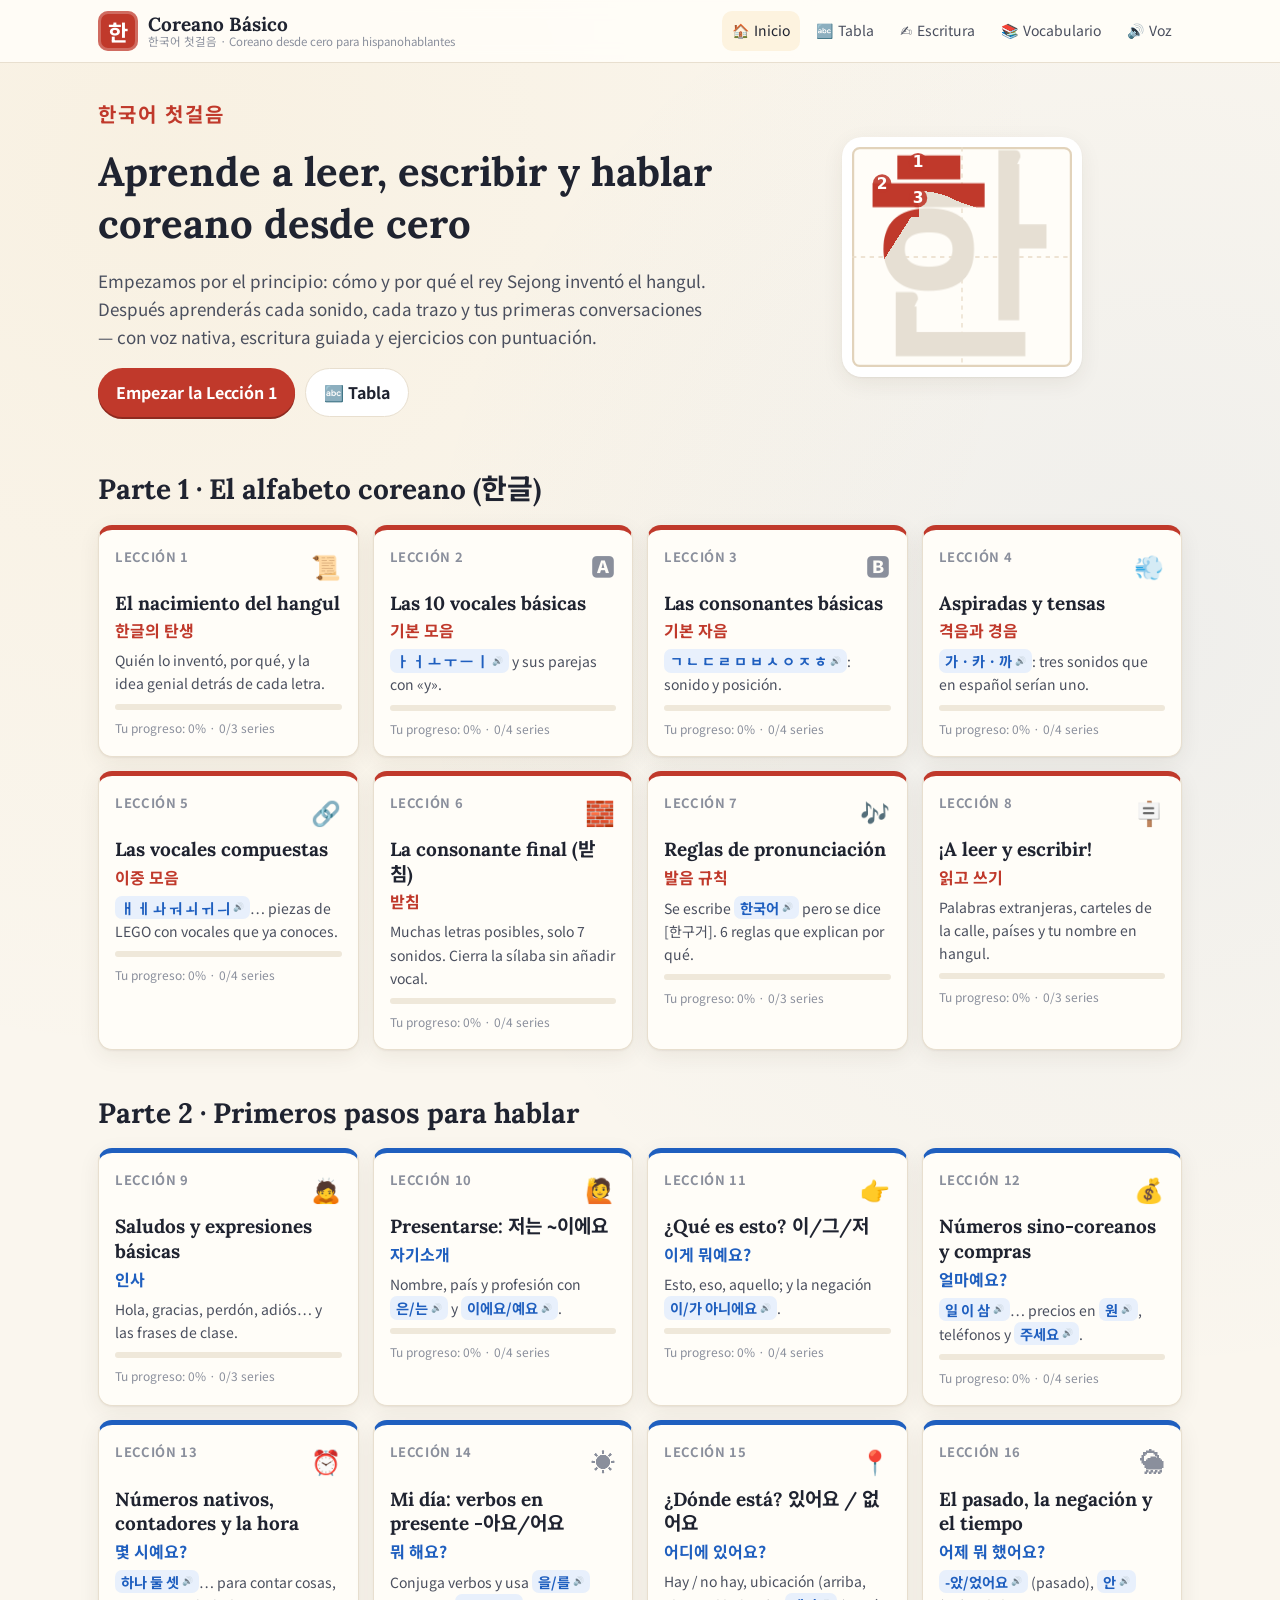
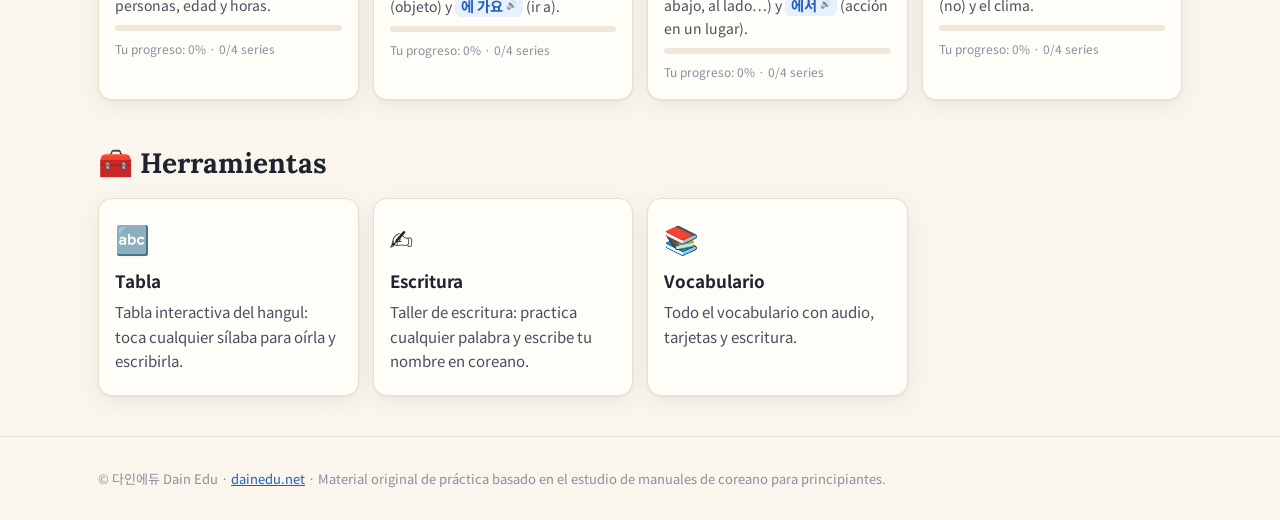
<file: index.html>
<!DOCTYPE html>
<html lang="es"><head>
<script src="https://yalli2.github.io/site_main_control/guard.js" data-site="coreano_basico"></script><!-- smc-guard --><meta charset="utf-8"><meta name="viewport" content="width=device-width,initial-scale=1">
<title>Coreano Básico · 한국어 첫걸음</title>
<meta name="description" content="Curso interactivo de coreano para hispanohablantes: el origen del hangul, pronunciación, escritura guiada trazo a trazo, lectura y primeras conversaciones con voz nativa.">
<link rel="icon" href="data:image/svg+xml,<svg xmlns='http://www.w3.org/2000/svg' viewBox='0 0 100 100'><rect width='100' height='100' rx='22' fill='%23c0392b'/><text x='50' y='72' font-size='62' text-anchor='middle' fill='white'>한</text></svg>">
<link rel="preconnect" href="https://fonts.googleapis.com"><link rel="preconnect" href="https://fonts.gstatic.com" crossorigin>
<link href="https://fonts.googleapis.com/css2?family=Lora:wght@500;700&family=Noto+Sans+KR:wght@400;500;700;800&display=swap" rel="stylesheet">
<link rel="stylesheet" href="assets/style.css">
</head><body>
<noscript>Activa JavaScript / Please enable JavaScript.</noscript>
<script src="assets/ui.js"></script>
<script src="assets/core.js"></script>
<script src="assets/hangul.js"></script>
<script src="assets/tools.js"></script>
<script src="assets/quiz.js"></script>
<script src="assets/widgets.js"></script>
<script src="data/l01.js"></script>
<script src="data/l02.js"></script>
<script src="data/l03.js"></script>
<script src="data/l04.js"></script>
<script src="data/l05.js"></script>
<script src="data/l06.js"></script>
<script src="data/l07.js"></script>
<script src="data/l08.js"></script>
<script src="data/l09.js"></script>
<script src="data/l10.js"></script>
<script src="data/l11.js"></script>
<script src="data/l12.js"></script>
<script src="data/l13.js"></script>
<script src="data/l14.js"></script>
<script src="data/l15.js"></script>
<script src="data/l16.js"></script>
<script>const go=()=>{renderHome();};go();document.addEventListener("langchange",go);</script>
<script src="dain-hide.js" defer></script>
</body></html>
</file>
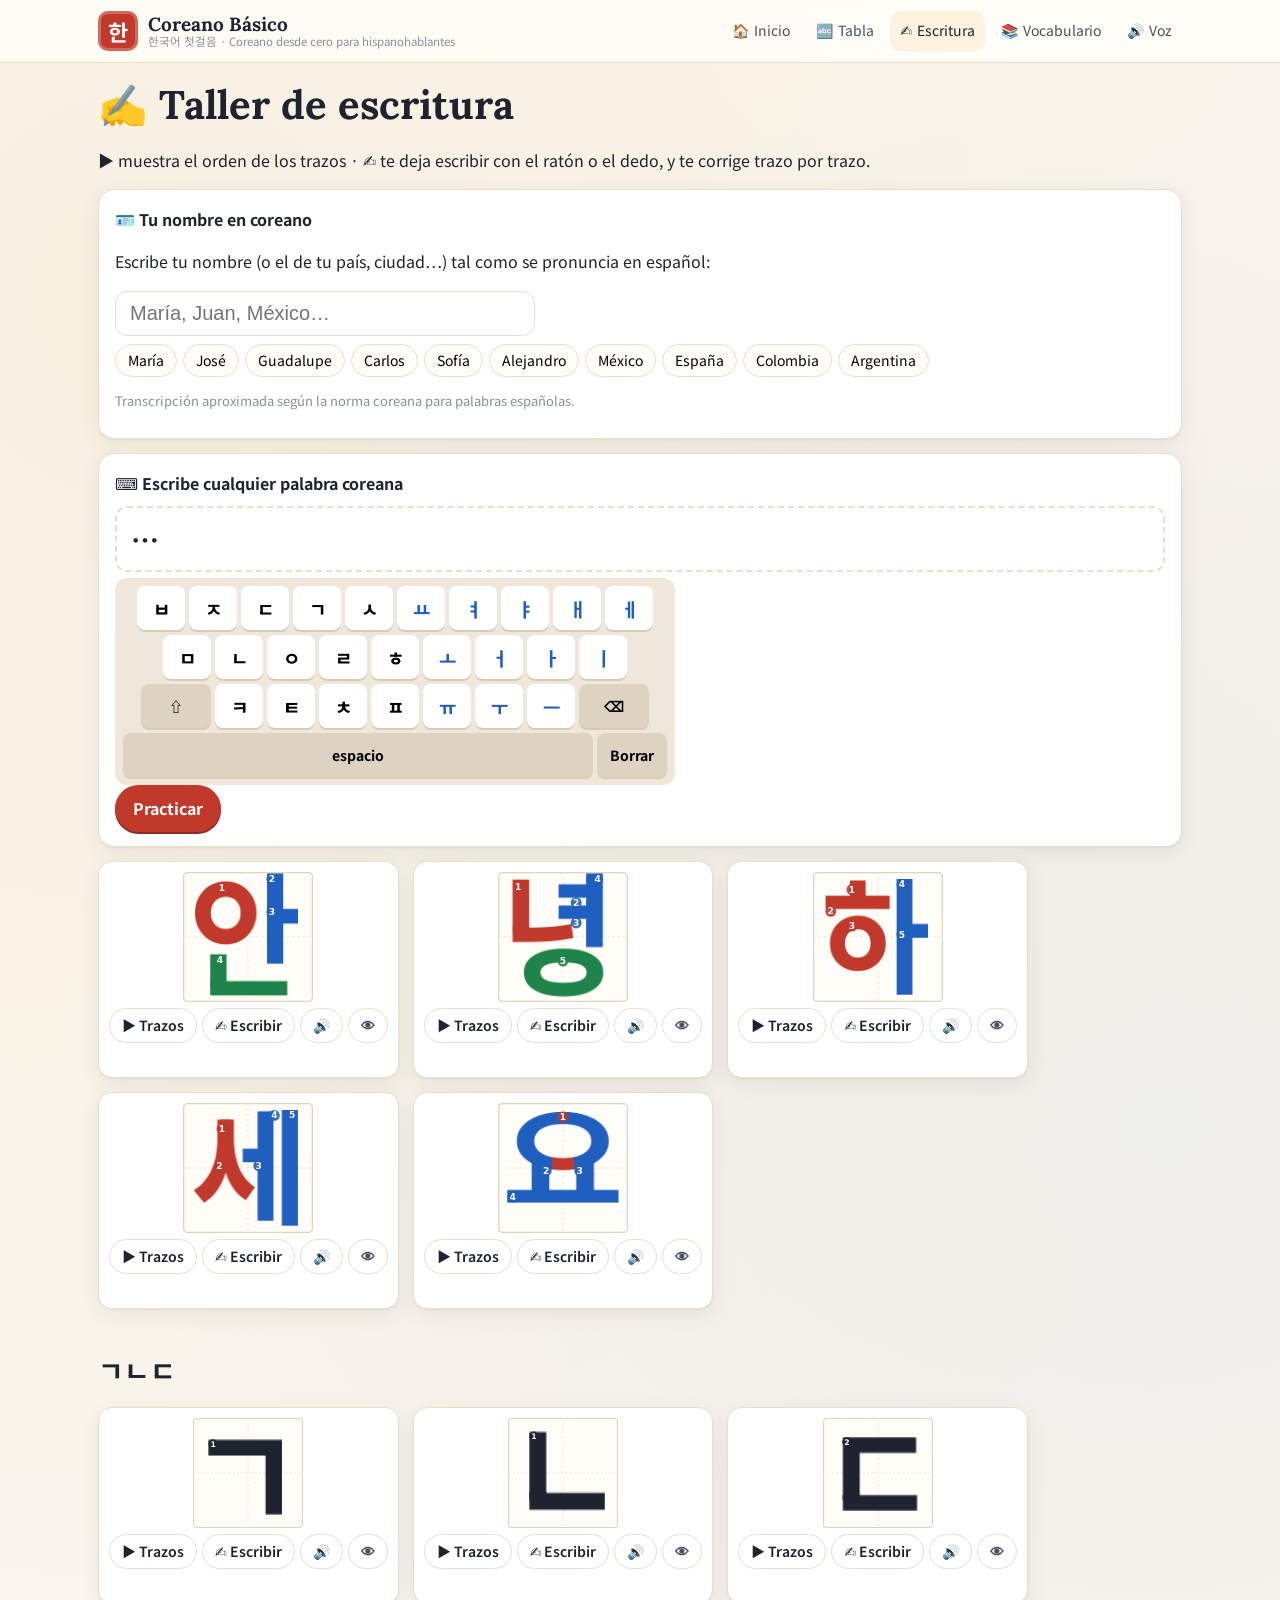
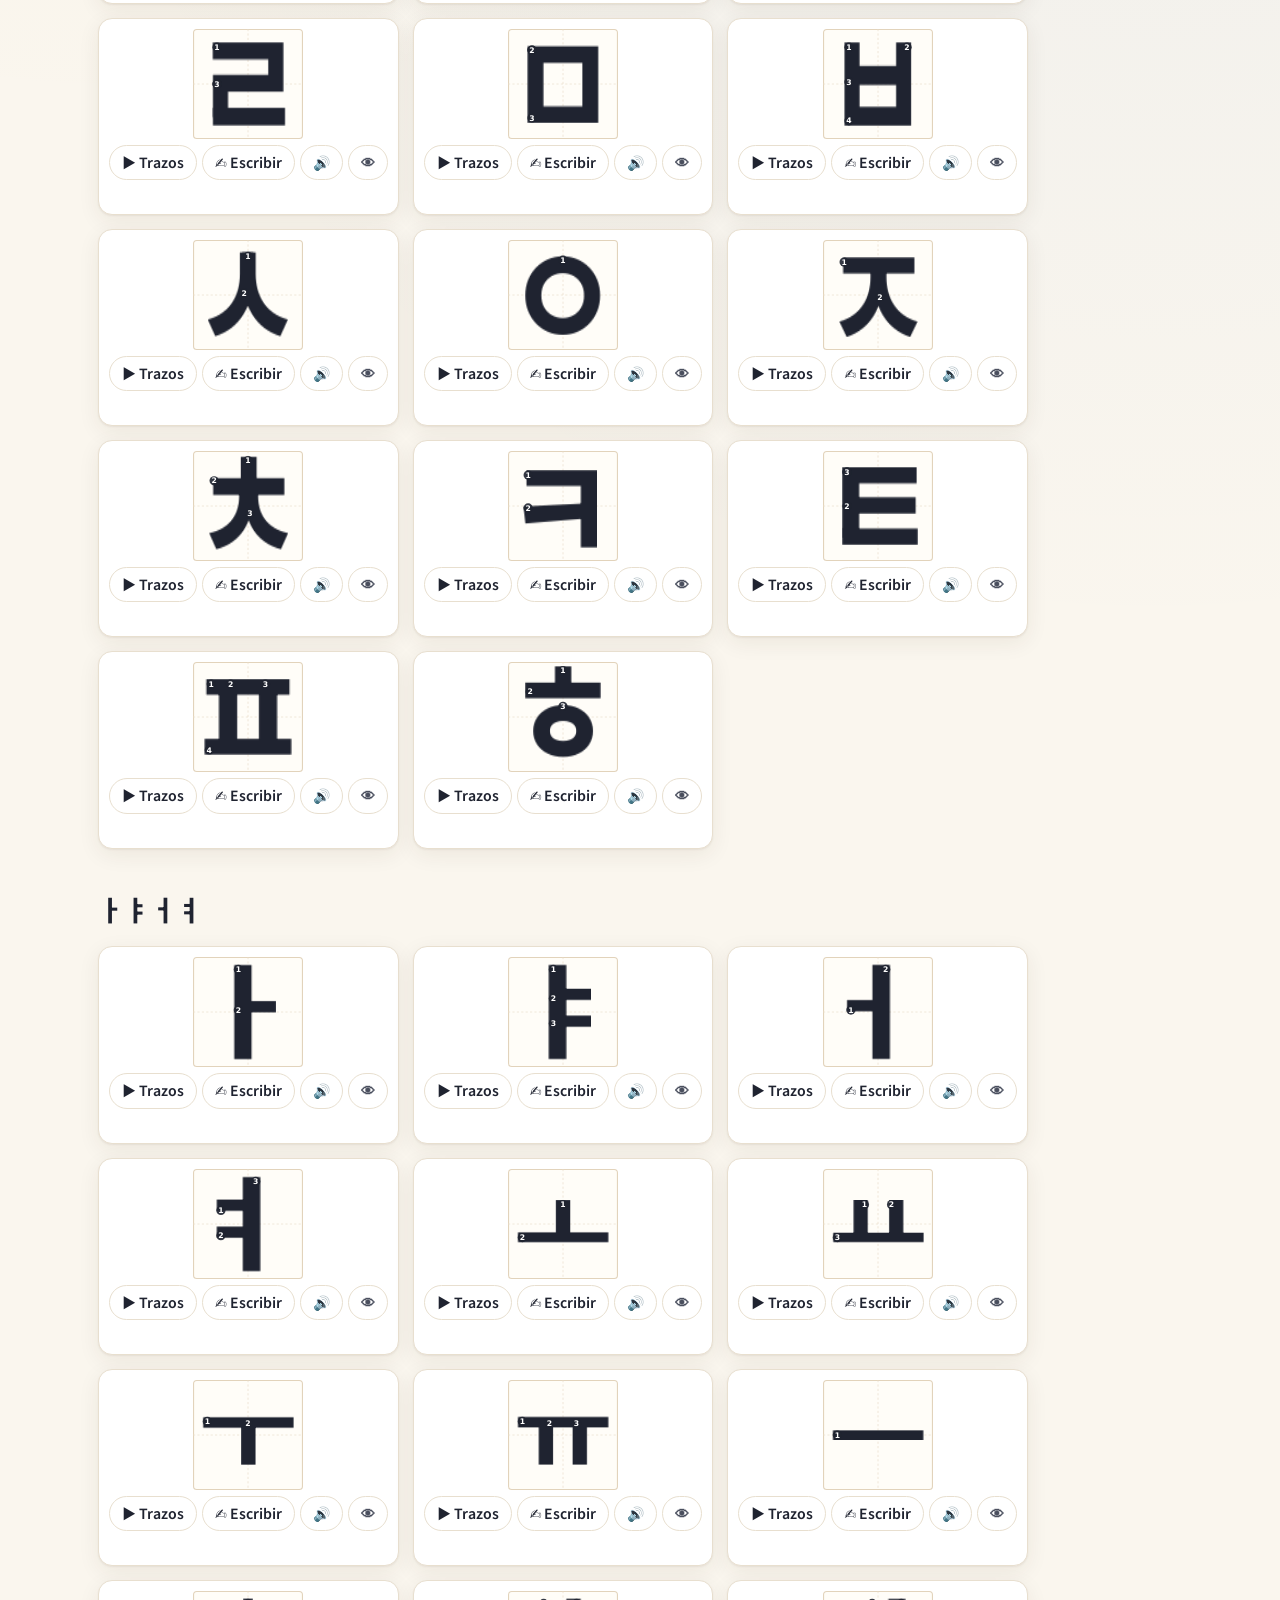
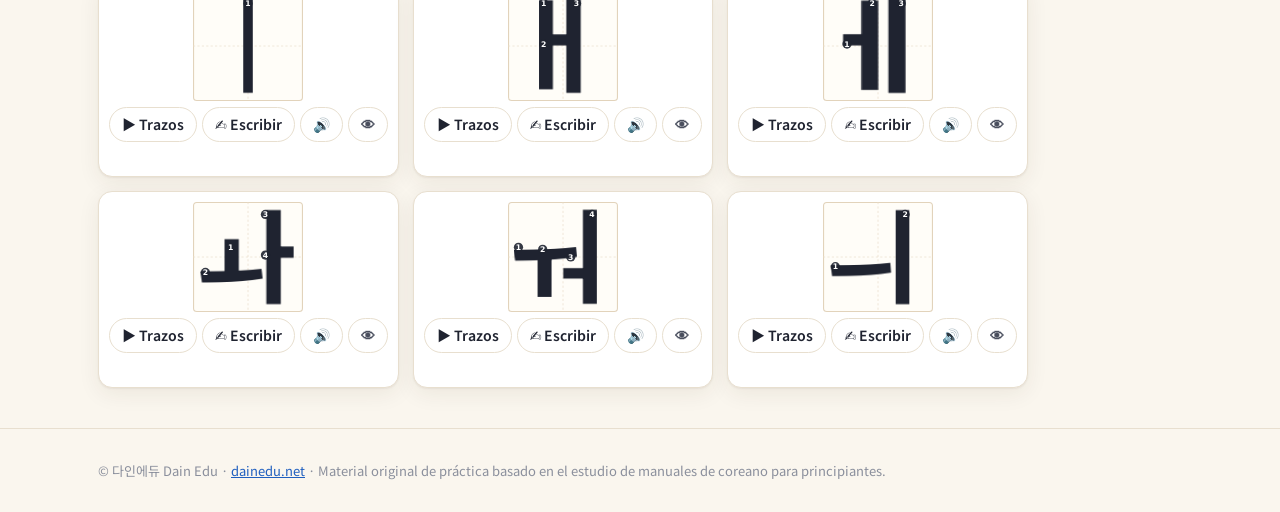
<file: escribir.html>
<!DOCTYPE html>
<html lang="es"><head>
<script src="https://yalli2.github.io/site_main_control/guard.js" data-site="coreano_basico"></script><!-- smc-guard --><meta charset="utf-8"><meta name="viewport" content="width=device-width,initial-scale=1">
<title>Taller de escritura · Coreano Básico</title>
<meta name="description" content="Curso interactivo de coreano para hispanohablantes: el origen del hangul, pronunciación, escritura guiada trazo a trazo, lectura y primeras conversaciones con voz nativa.">
<link rel="icon" href="data:image/svg+xml,<svg xmlns='http://www.w3.org/2000/svg' viewBox='0 0 100 100'><rect width='100' height='100' rx='22' fill='%23c0392b'/><text x='50' y='72' font-size='62' text-anchor='middle' fill='white'>한</text></svg>">
<link rel="preconnect" href="https://fonts.googleapis.com"><link rel="preconnect" href="https://fonts.gstatic.com" crossorigin>
<link href="https://fonts.googleapis.com/css2?family=Lora:wght@500;700&family=Noto+Sans+KR:wght@400;500;700;800&display=swap" rel="stylesheet">
<link rel="stylesheet" href="assets/style.css">
</head><body>
<noscript>Activa JavaScript / Please enable JavaScript.</noscript>
<script src="assets/ui.js"></script>
<script src="assets/core.js"></script>
<script src="assets/hangul.js"></script>
<script src="assets/tools.js"></script>
<script src="assets/quiz.js"></script>
<script src="assets/widgets.js"></script>
<script src="data/l01.js"></script>
<script src="data/l02.js"></script>
<script src="data/l03.js"></script>
<script src="data/l04.js"></script>
<script src="data/l05.js"></script>
<script src="data/l06.js"></script>
<script src="data/l07.js"></script>
<script src="data/l08.js"></script>
<script src="data/l09.js"></script>
<script src="data/l10.js"></script>
<script src="data/l11.js"></script>
<script src="data/l12.js"></script>
<script src="data/l13.js"></script>
<script src="data/l14.js"></script>
<script src="data/l15.js"></script>
<script src="data/l16.js"></script>
<script>const go=()=>{renderWorkshop();};go();document.addEventListener("langchange",go);</script>
<script src="dain-hide.js" defer></script>
</body></html>
</file>
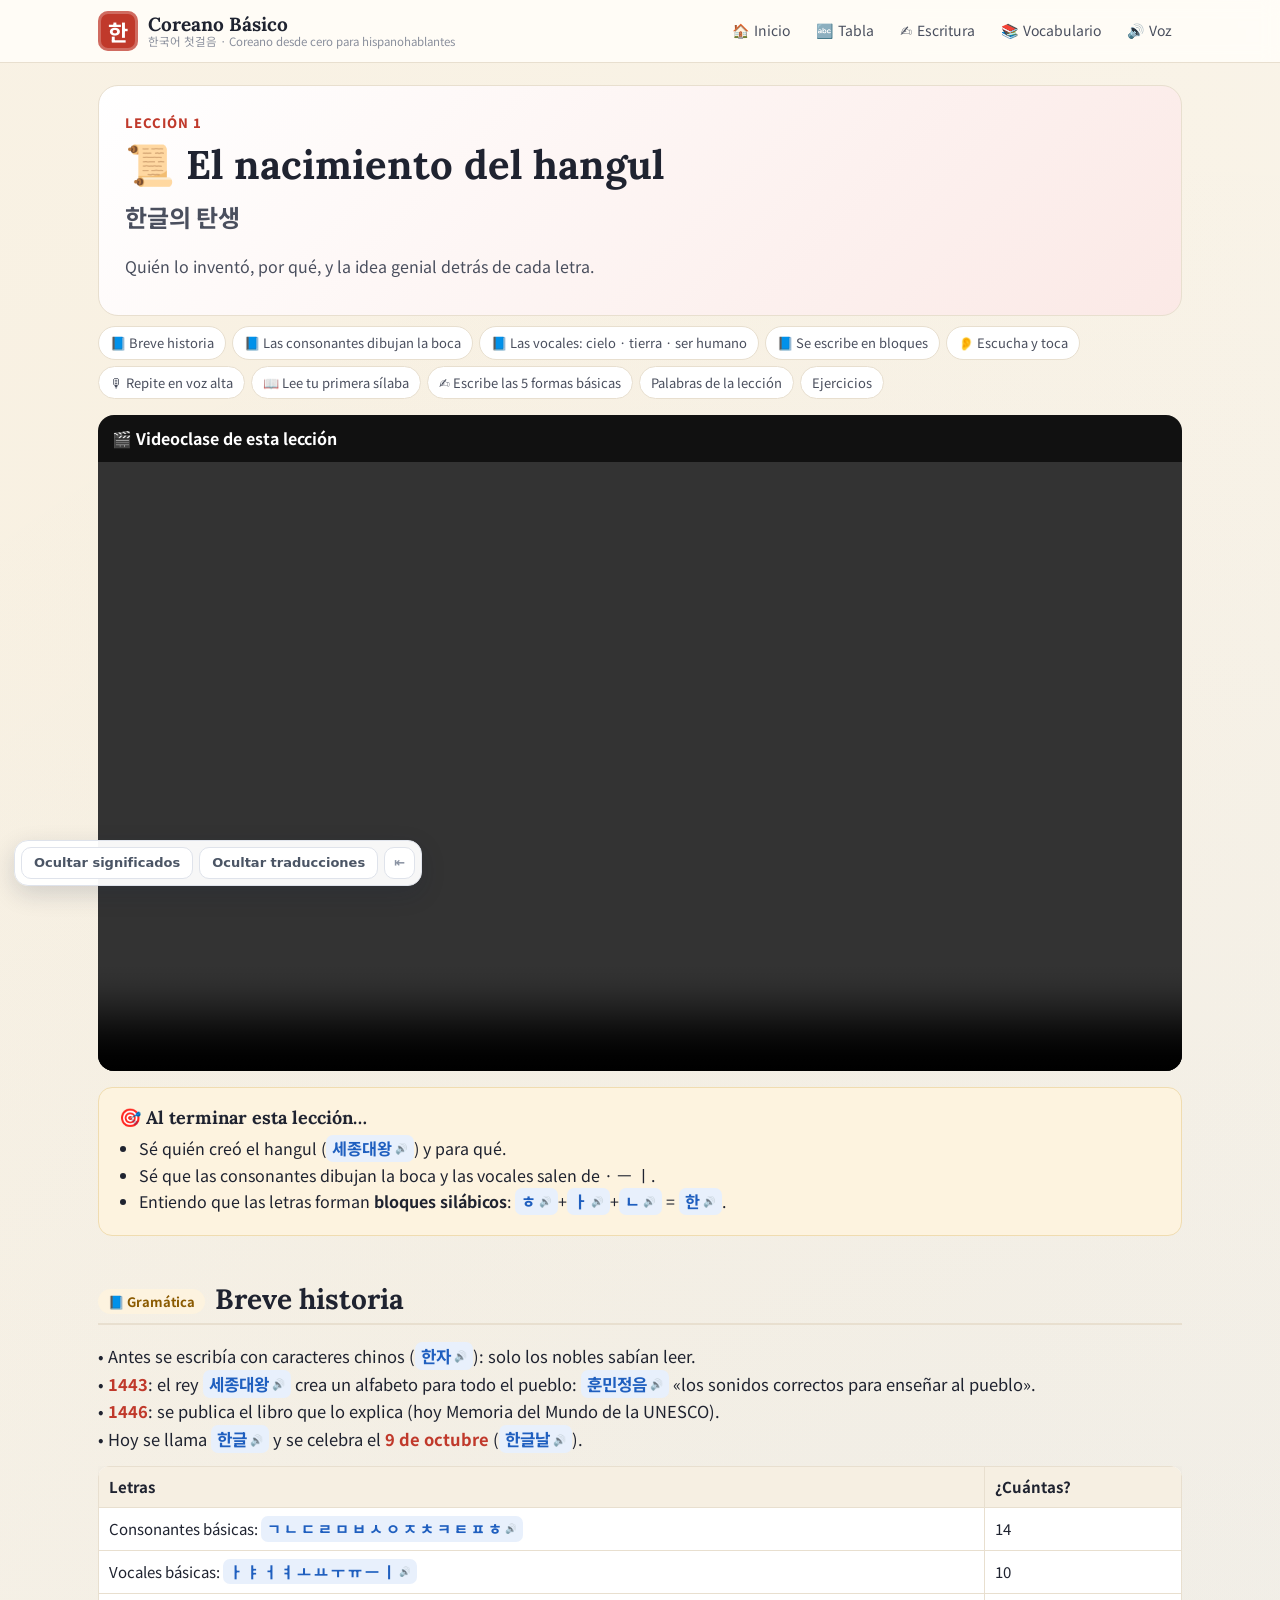
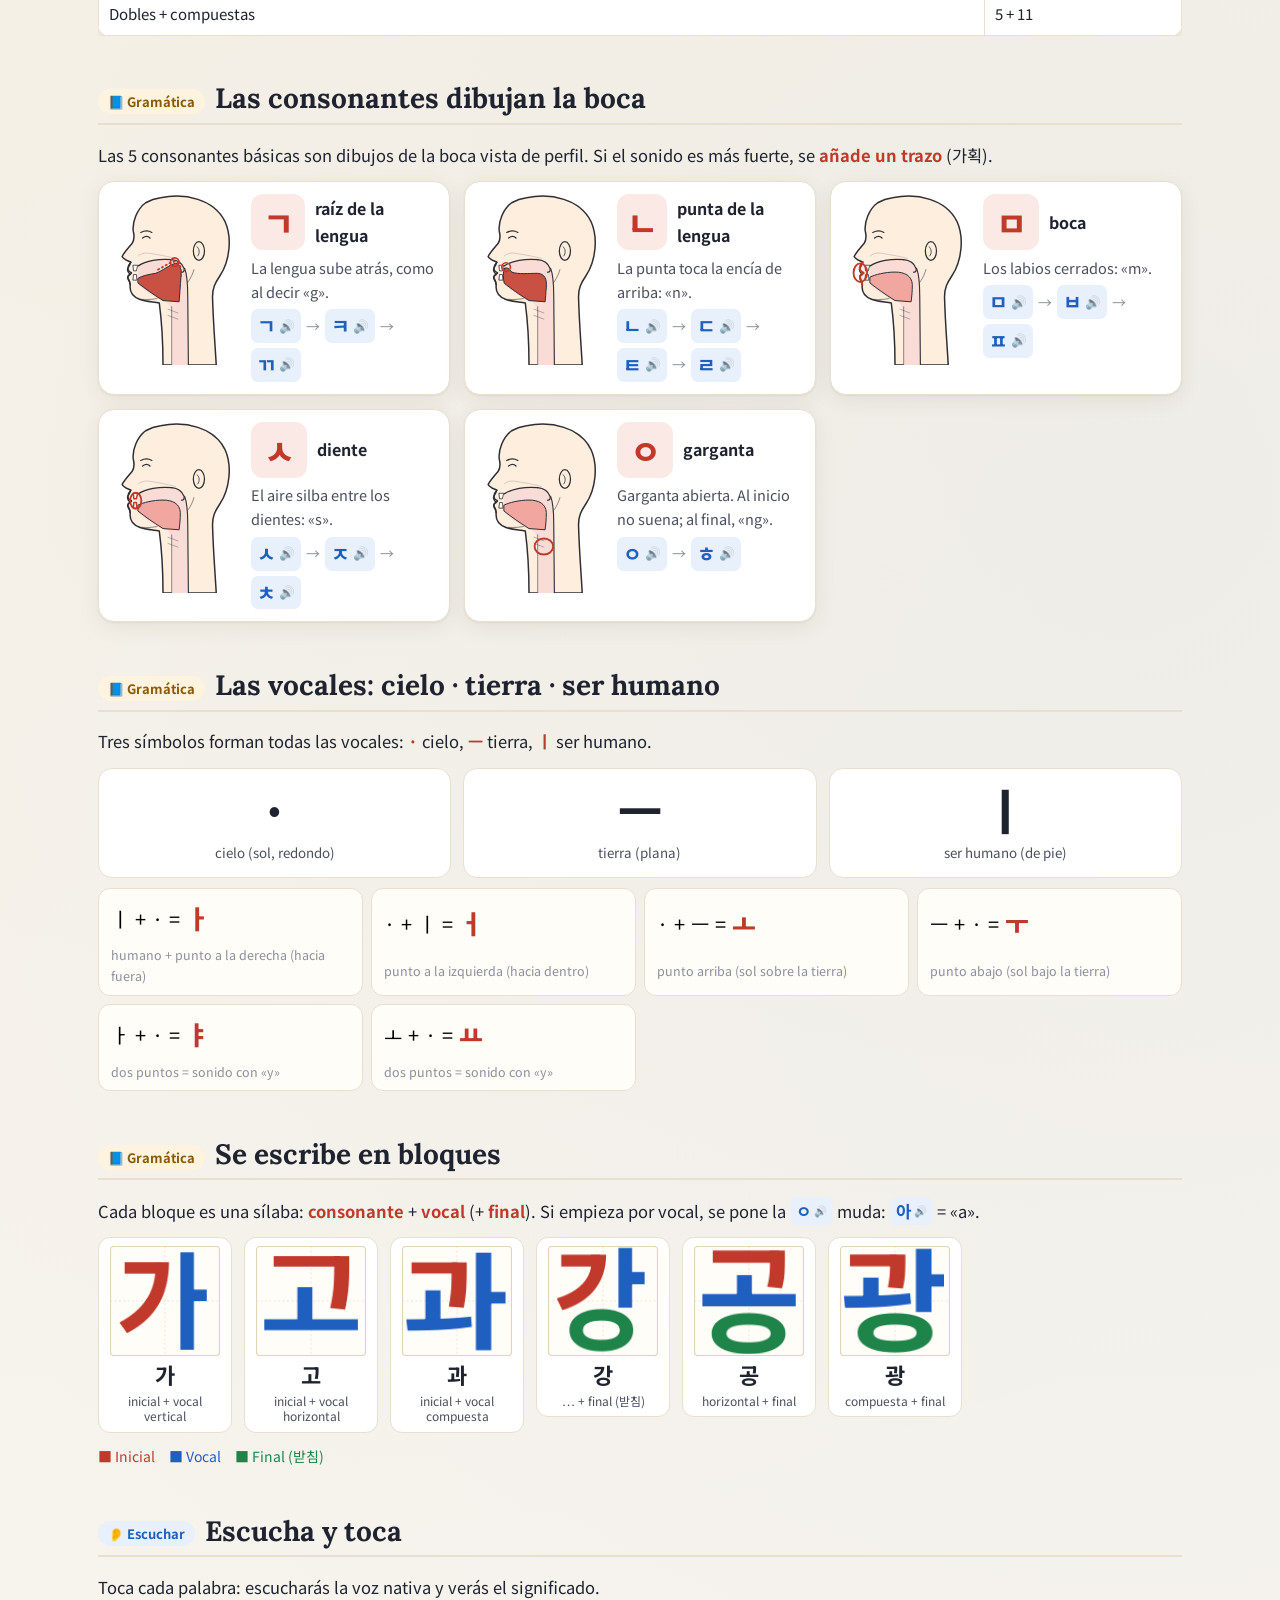
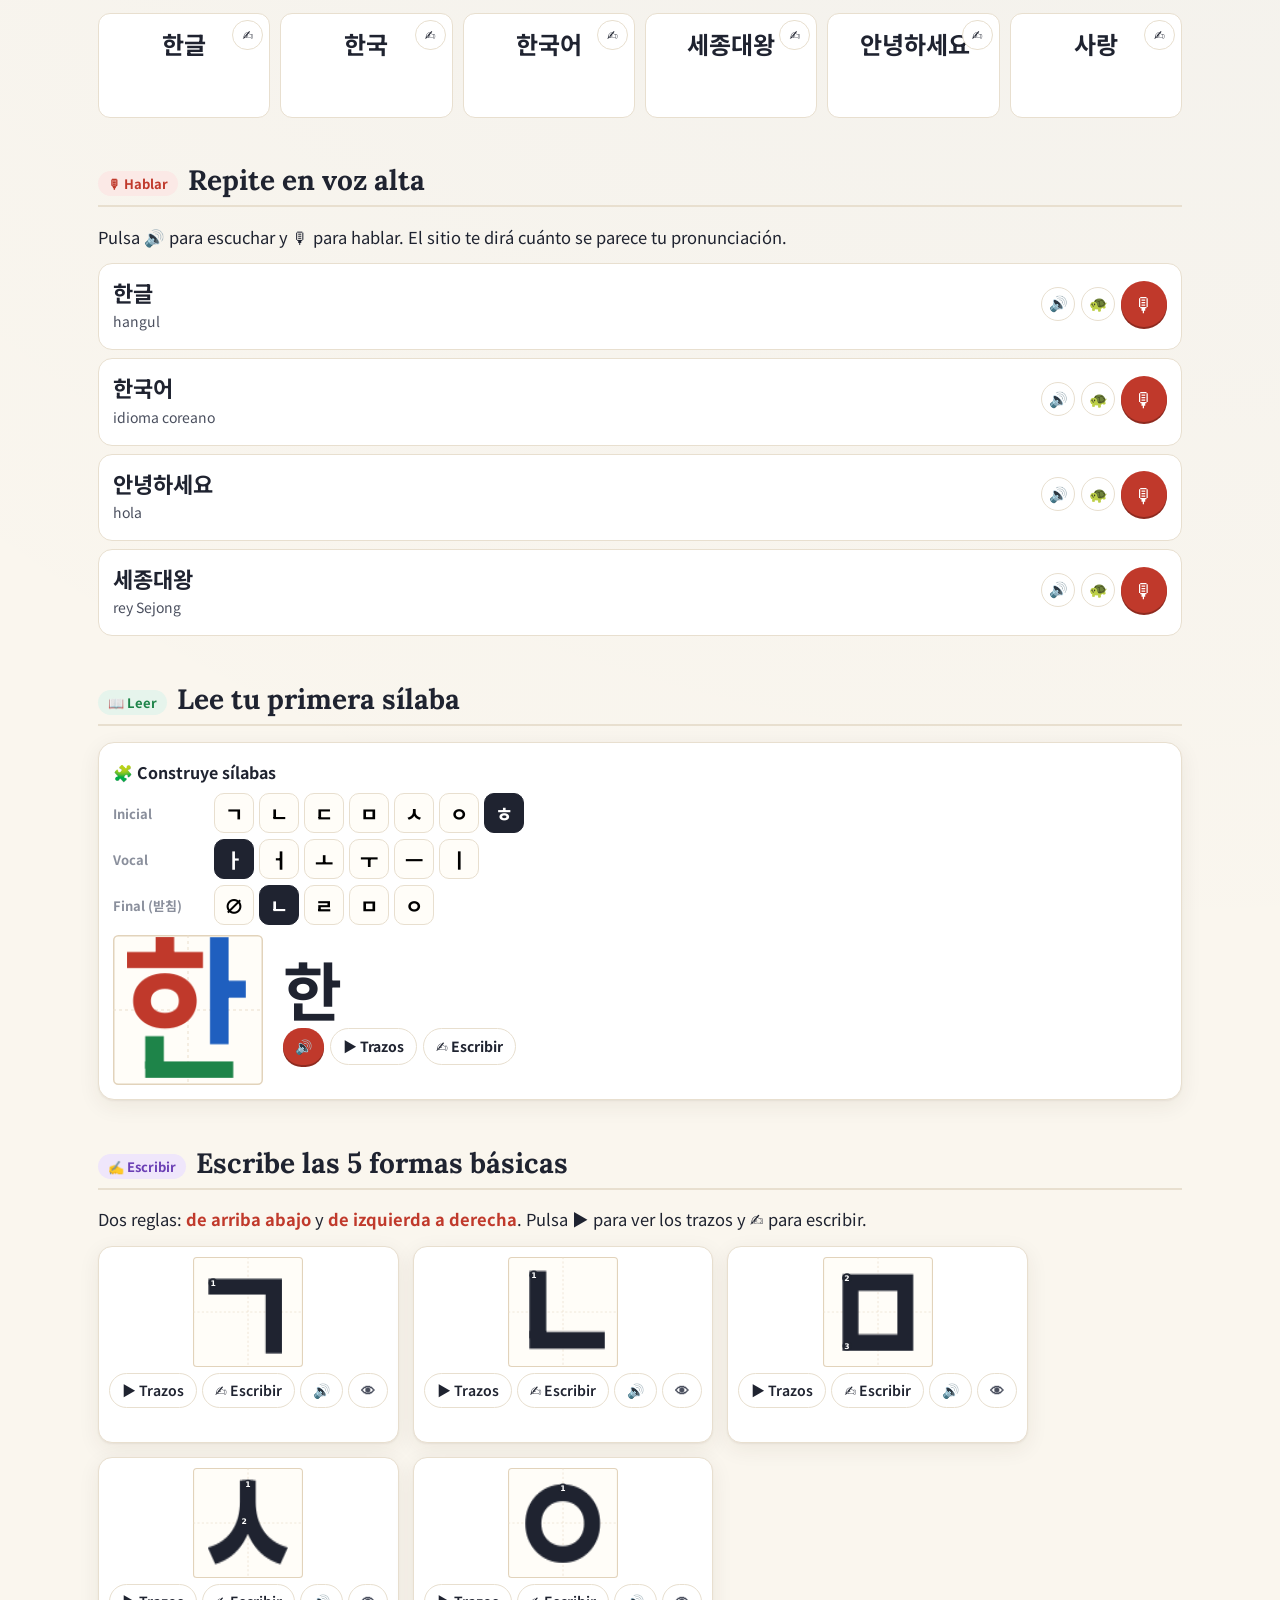
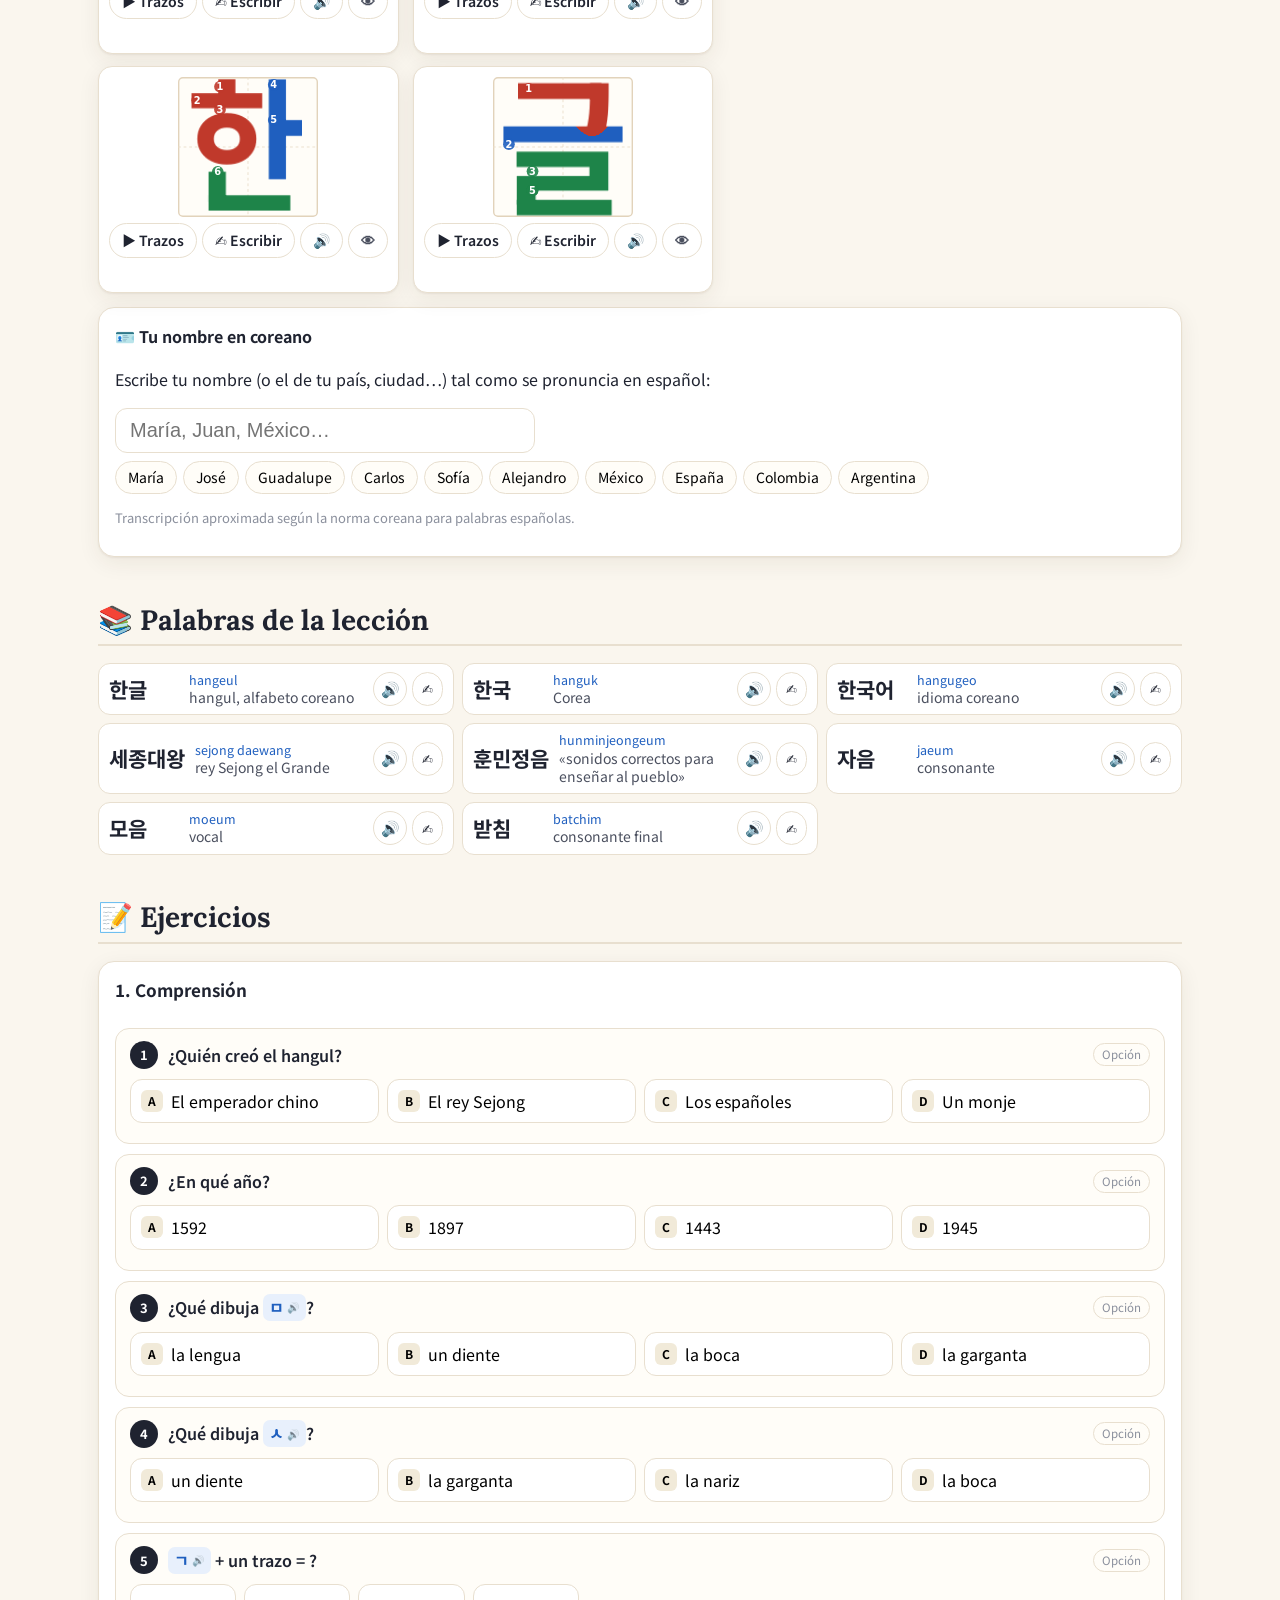
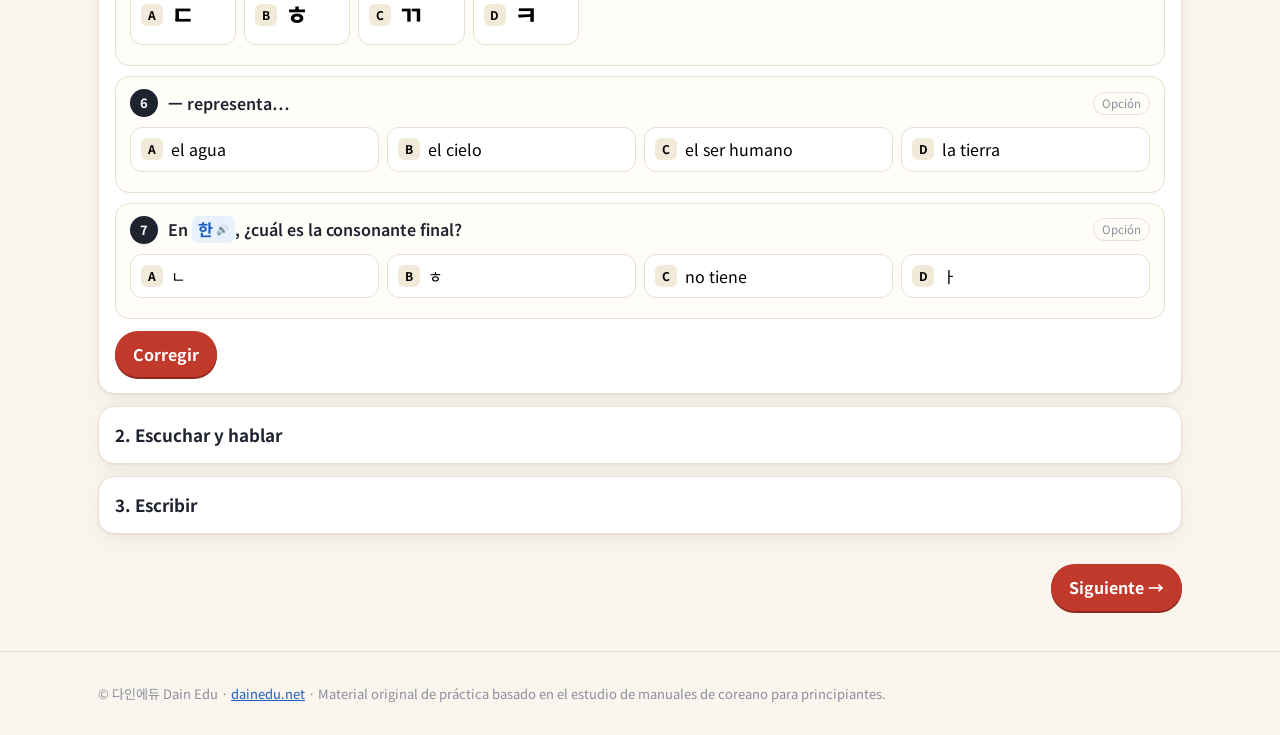
<file: leccion.html>
<!DOCTYPE html>
<html lang="es"><head>
<script src="https://yalli2.github.io/site_main_control/guard.js" data-site="coreano_basico"></script><!-- smc-guard --><meta charset="utf-8"><meta name="viewport" content="width=device-width,initial-scale=1">
<title>Lección · Coreano Básico</title>
<meta name="description" content="Curso interactivo de coreano para hispanohablantes: el origen del hangul, pronunciación, escritura guiada trazo a trazo, lectura y primeras conversaciones con voz nativa.">
<link rel="icon" href="data:image/svg+xml,<svg xmlns='http://www.w3.org/2000/svg' viewBox='0 0 100 100'><rect width='100' height='100' rx='22' fill='%23c0392b'/><text x='50' y='72' font-size='62' text-anchor='middle' fill='white'>한</text></svg>">
<link rel="preconnect" href="https://fonts.googleapis.com"><link rel="preconnect" href="https://fonts.gstatic.com" crossorigin>
<link href="https://fonts.googleapis.com/css2?family=Lora:wght@500;700&family=Noto+Sans+KR:wght@400;500;700;800&display=swap" rel="stylesheet">
<link rel="stylesheet" href="assets/style.css">
</head><body>
<noscript>Activa JavaScript / Please enable JavaScript.</noscript>
<script src="assets/ui.js"></script>
<script src="assets/core.js"></script>
<script src="assets/hangul.js"></script>
<script src="assets/tools.js"></script>
<script src="assets/quiz.js"></script>
<script src="assets/widgets.js"></script>
<script src="data/l01.js"></script>
<script src="data/l02.js"></script>
<script src="data/l03.js"></script>
<script src="data/l04.js"></script>
<script src="data/l05.js"></script>
<script src="data/l06.js"></script>
<script src="data/l07.js"></script>
<script src="data/l08.js"></script>
<script src="data/l09.js"></script>
<script src="data/l10.js"></script>
<script src="data/l11.js"></script>
<script src="data/l12.js"></script>
<script src="data/l13.js"></script>
<script src="data/l14.js"></script>
<script src="data/l15.js"></script>
<script src="data/l16.js"></script>
<script>const go=()=>{renderLesson(+(new URLSearchParams(location.search).get('n')||1));};go();document.addEventListener("langchange",go);</script>
<script src="dain-hide.js" defer></script>
</body></html>
</file>
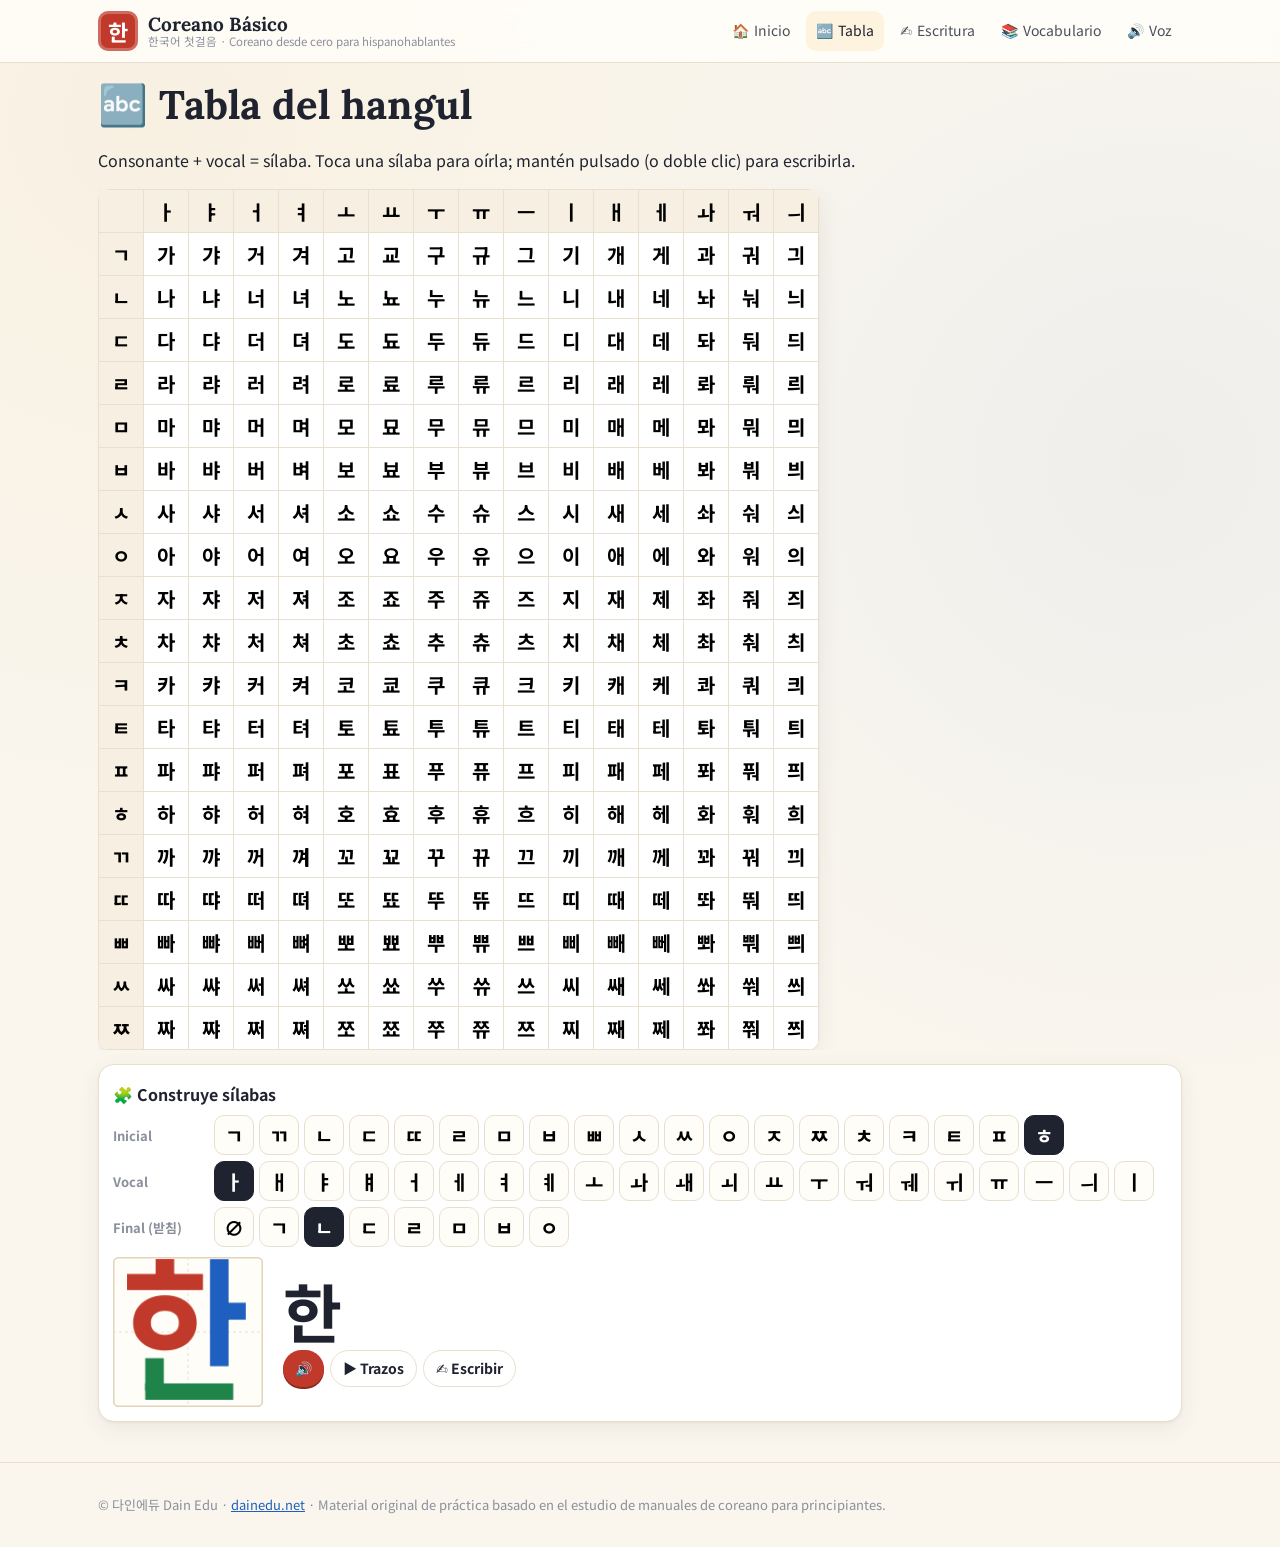
<file: tabla.html>
<!DOCTYPE html>
<html lang="es"><head>
<script src="https://yalli2.github.io/site_main_control/guard.js" data-site="coreano_basico"></script><!-- smc-guard --><meta charset="utf-8"><meta name="viewport" content="width=device-width,initial-scale=1">
<title>Tabla del hangul · Coreano Básico</title>
<meta name="description" content="Curso interactivo de coreano para hispanohablantes: el origen del hangul, pronunciación, escritura guiada trazo a trazo, lectura y primeras conversaciones con voz nativa.">
<link rel="icon" href="data:image/svg+xml,<svg xmlns='http://www.w3.org/2000/svg' viewBox='0 0 100 100'><rect width='100' height='100' rx='22' fill='%23c0392b'/><text x='50' y='72' font-size='62' text-anchor='middle' fill='white'>한</text></svg>">
<link rel="preconnect" href="https://fonts.googleapis.com"><link rel="preconnect" href="https://fonts.gstatic.com" crossorigin>
<link href="https://fonts.googleapis.com/css2?family=Lora:wght@500;700&family=Noto+Sans+KR:wght@400;500;700;800&display=swap" rel="stylesheet">
<link rel="stylesheet" href="assets/style.css">
</head><body>
<noscript>Activa JavaScript / Please enable JavaScript.</noscript>
<script src="assets/ui.js"></script>
<script src="assets/core.js"></script>
<script src="assets/hangul.js"></script>
<script src="assets/tools.js"></script>
<script src="assets/quiz.js"></script>
<script src="assets/widgets.js"></script>
<script src="data/l01.js"></script>
<script src="data/l02.js"></script>
<script src="data/l03.js"></script>
<script src="data/l04.js"></script>
<script src="data/l05.js"></script>
<script src="data/l06.js"></script>
<script src="data/l07.js"></script>
<script src="data/l08.js"></script>
<script src="data/l09.js"></script>
<script src="data/l10.js"></script>
<script src="data/l11.js"></script>
<script src="data/l12.js"></script>
<script src="data/l13.js"></script>
<script src="data/l14.js"></script>
<script src="data/l15.js"></script>
<script src="data/l16.js"></script>
<script>const go=()=>{renderChart();};go();document.addEventListener("langchange",go);</script>
<script src="dain-hide.js" defer></script>
</body></html>
</file>
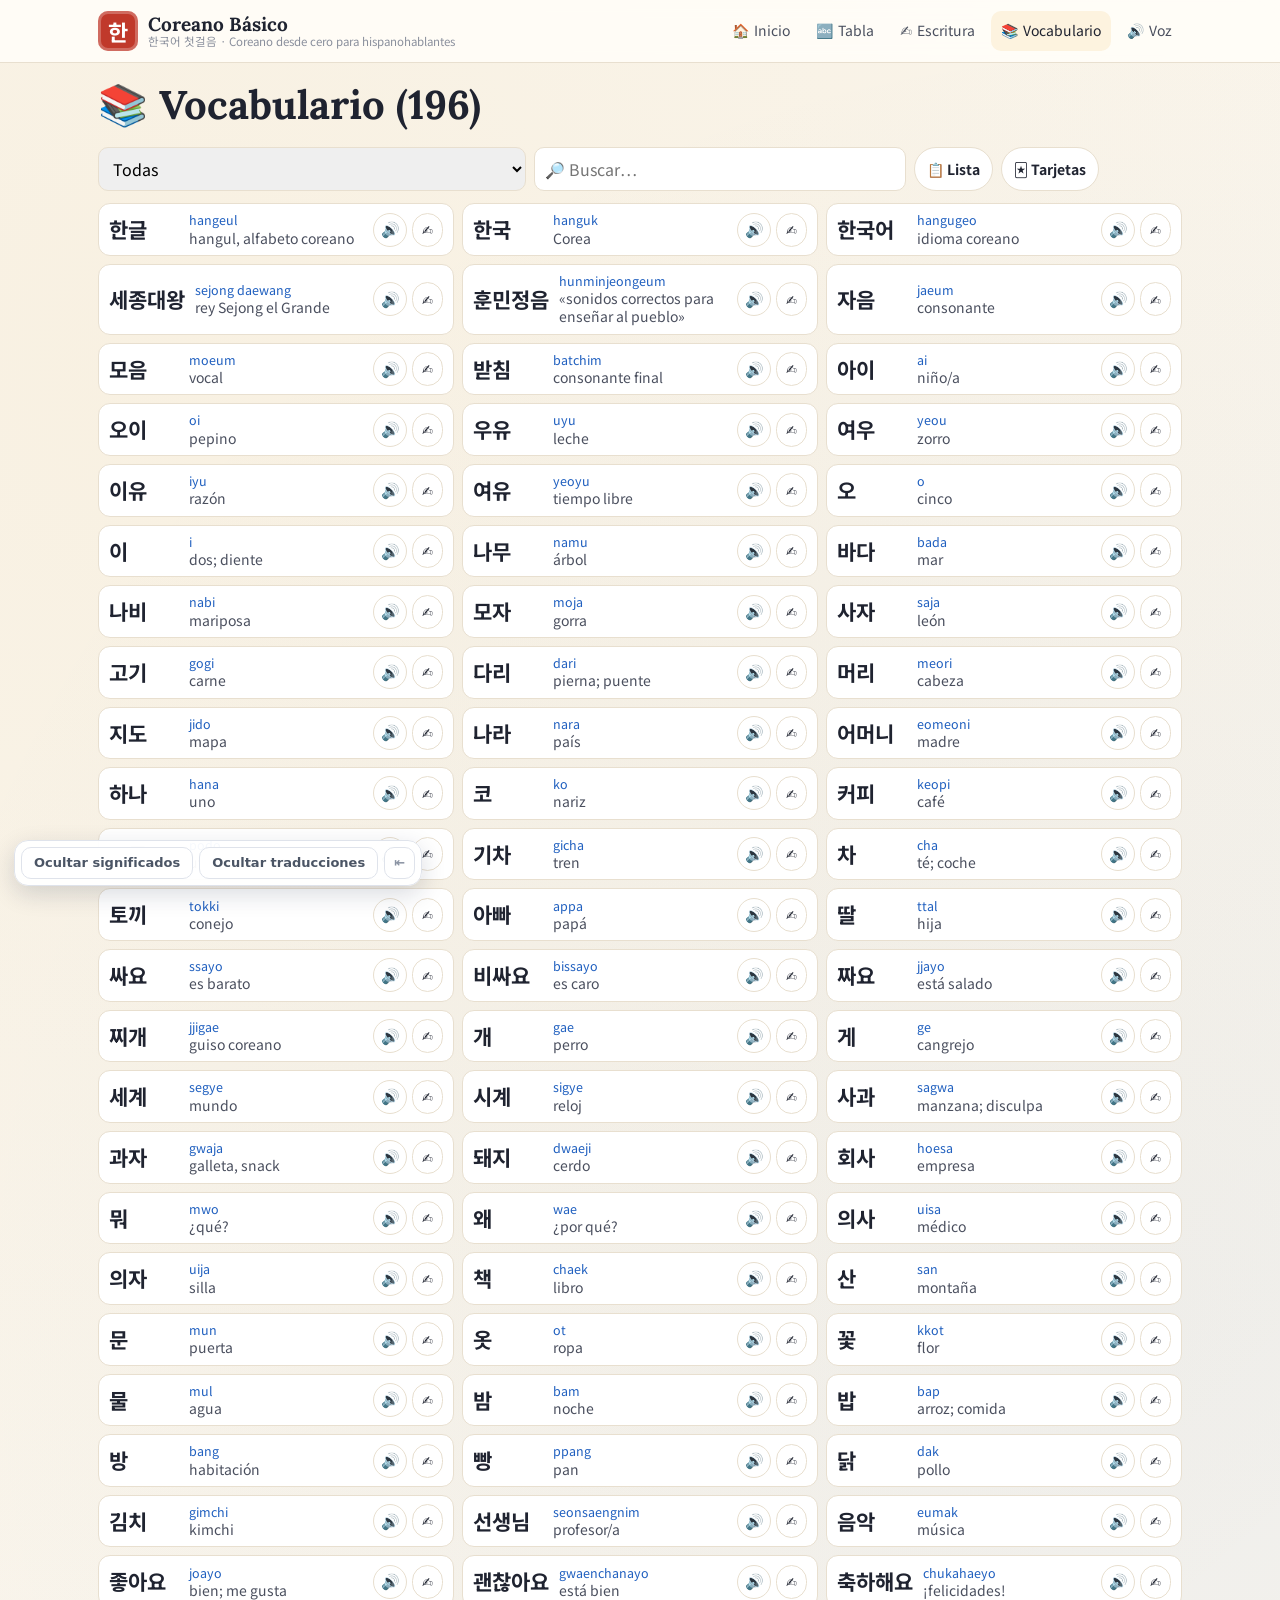
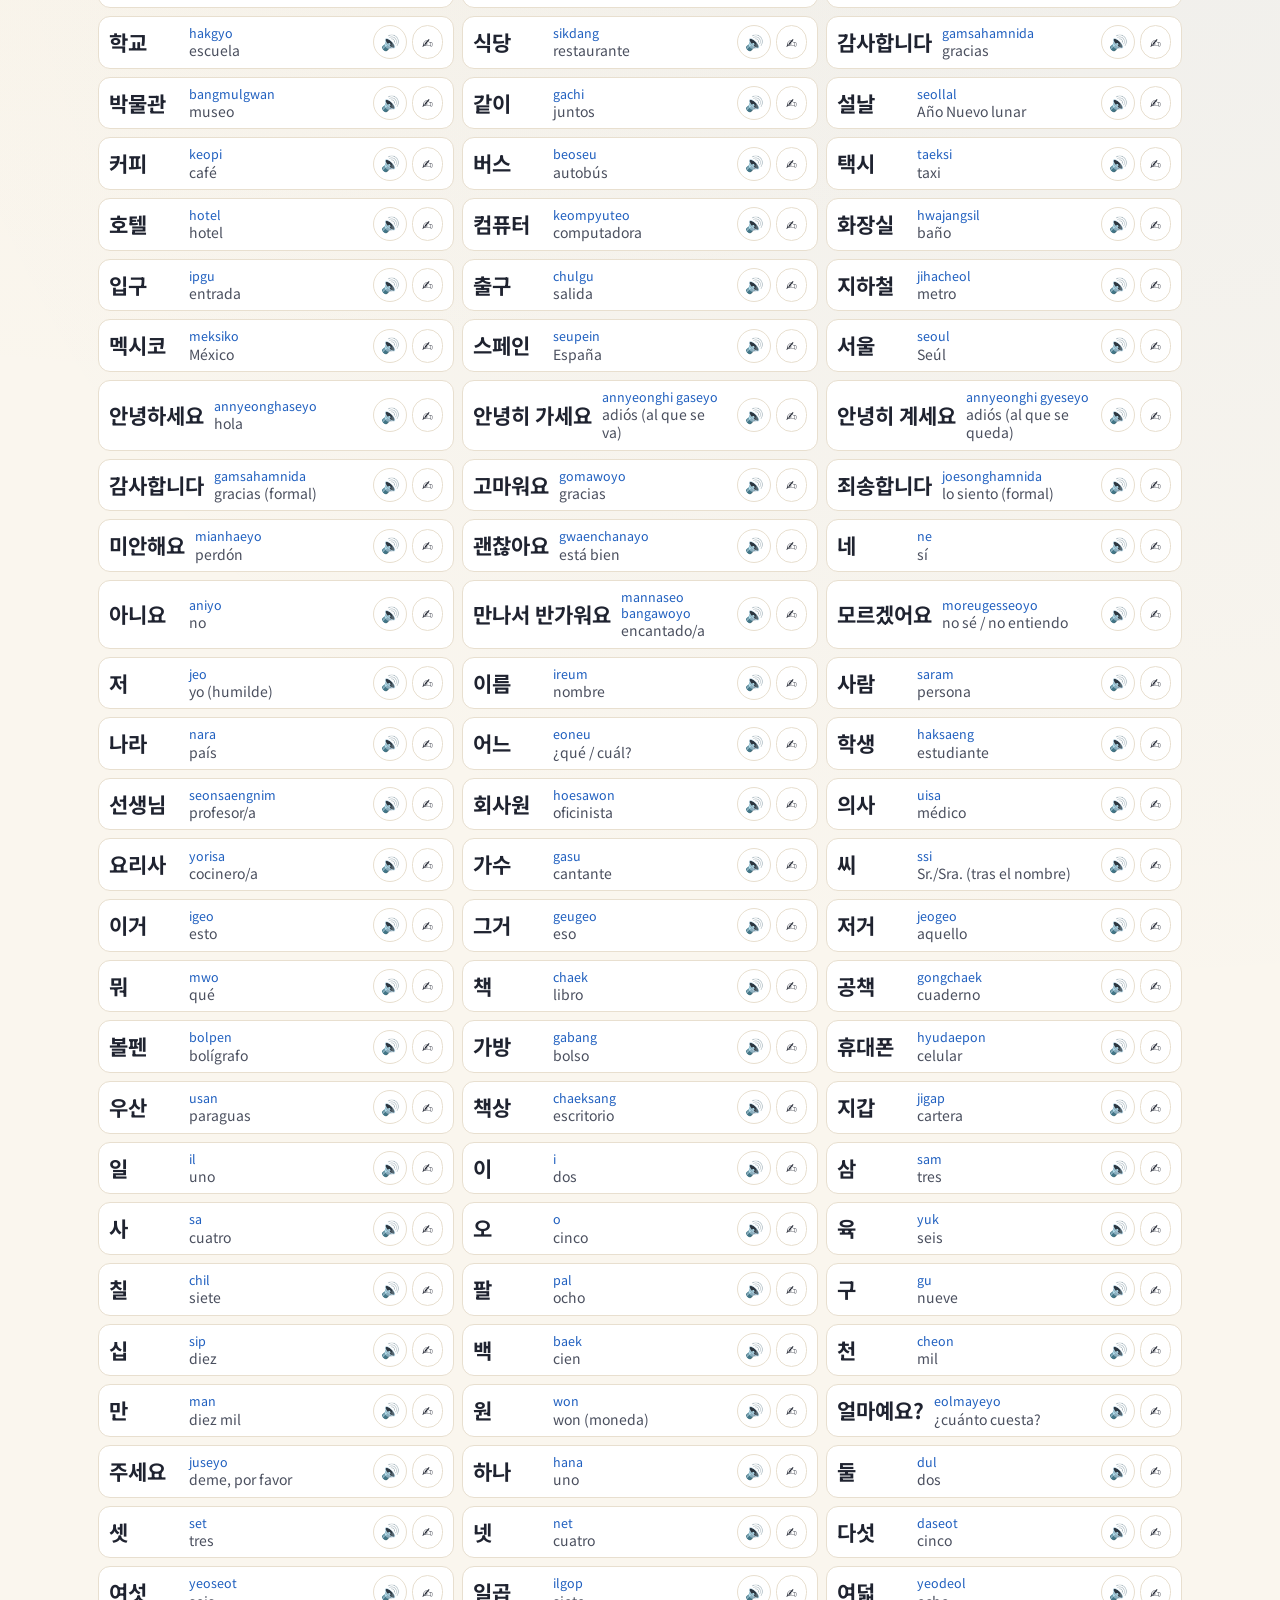
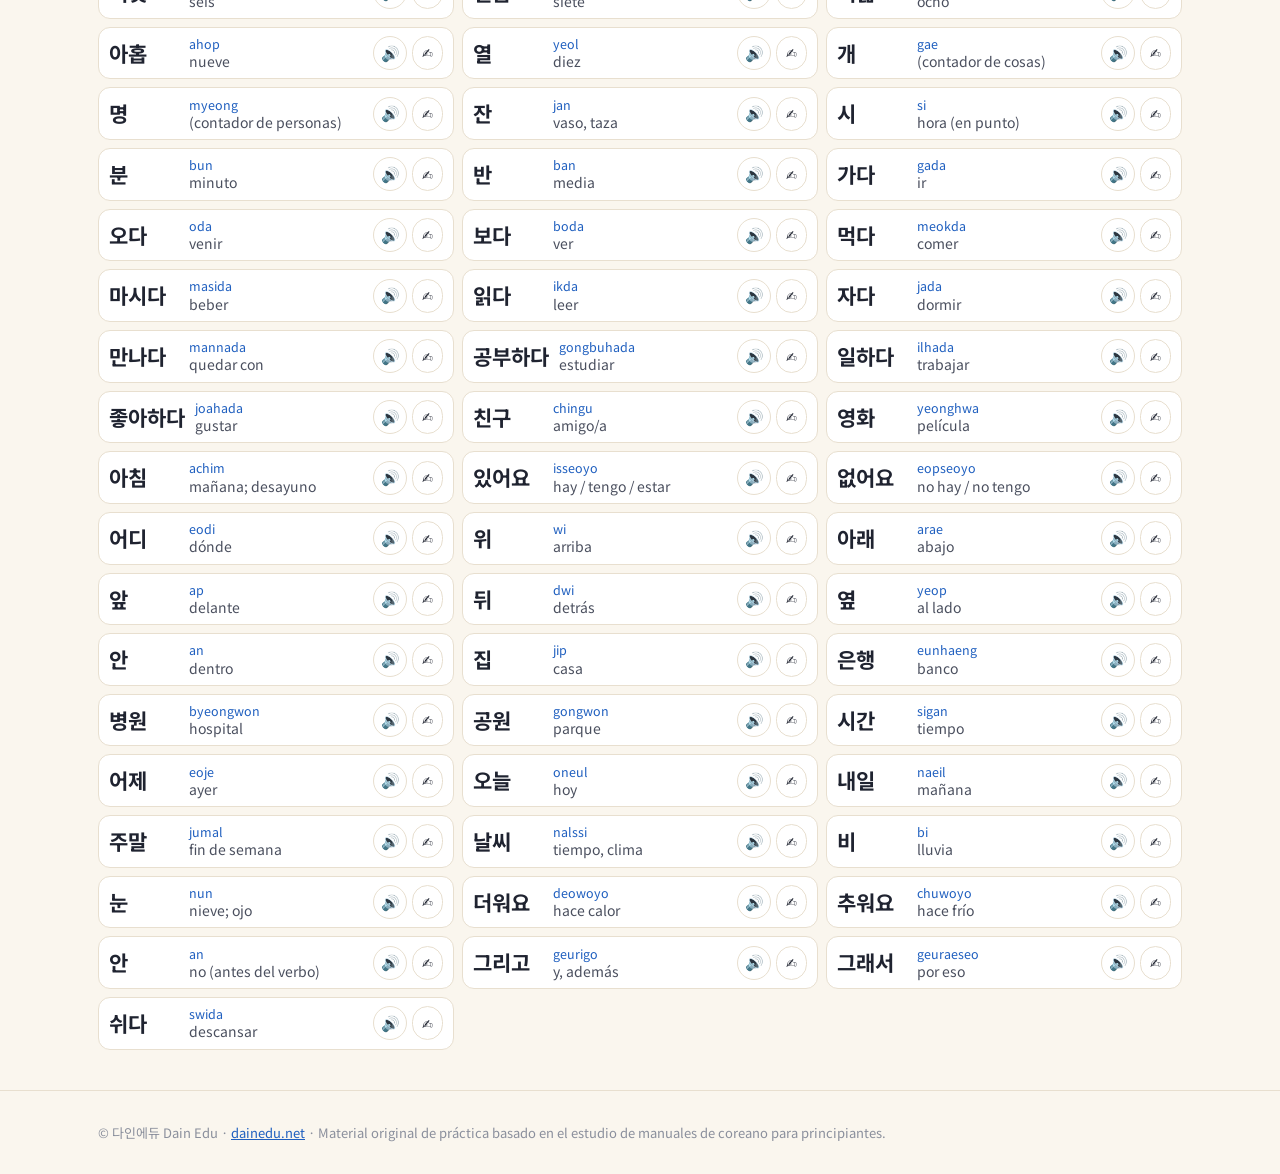
<file: vocabulario.html>
<!DOCTYPE html>
<html lang="es"><head>
<script src="https://yalli2.github.io/site_main_control/guard.js" data-site="coreano_basico"></script><!-- smc-guard --><meta charset="utf-8"><meta name="viewport" content="width=device-width,initial-scale=1">
<title>Vocabulario · Coreano Básico</title>
<meta name="description" content="Curso interactivo de coreano para hispanohablantes: el origen del hangul, pronunciación, escritura guiada trazo a trazo, lectura y primeras conversaciones con voz nativa.">
<link rel="icon" href="data:image/svg+xml,<svg xmlns='http://www.w3.org/2000/svg' viewBox='0 0 100 100'><rect width='100' height='100' rx='22' fill='%23c0392b'/><text x='50' y='72' font-size='62' text-anchor='middle' fill='white'>한</text></svg>">
<link rel="preconnect" href="https://fonts.googleapis.com"><link rel="preconnect" href="https://fonts.gstatic.com" crossorigin>
<link href="https://fonts.googleapis.com/css2?family=Lora:wght@500;700&family=Noto+Sans+KR:wght@400;500;700;800&display=swap" rel="stylesheet">
<link rel="stylesheet" href="assets/style.css">
</head><body>
<noscript>Activa JavaScript / Please enable JavaScript.</noscript>
<script src="assets/ui.js"></script>
<script src="assets/core.js"></script>
<script src="assets/hangul.js"></script>
<script src="assets/tools.js"></script>
<script src="assets/quiz.js"></script>
<script src="assets/widgets.js"></script>
<script src="data/l01.js"></script>
<script src="data/l02.js"></script>
<script src="data/l03.js"></script>
<script src="data/l04.js"></script>
<script src="data/l05.js"></script>
<script src="data/l06.js"></script>
<script src="data/l07.js"></script>
<script src="data/l08.js"></script>
<script src="data/l09.js"></script>
<script src="data/l10.js"></script>
<script src="data/l11.js"></script>
<script src="data/l12.js"></script>
<script src="data/l13.js"></script>
<script src="data/l14.js"></script>
<script src="data/l15.js"></script>
<script src="data/l16.js"></script>
<script>const go=()=>{renderVocab();};go();document.addEventListener("langchange",go);</script>
<script src="dain-hide.js" defer></script>
</body></html>
</file>
<file: assets/style.css>
:root{--bg:#faf6ee;--paper:#fffdf8;--ink:#1f2330;--ink2:#4a4f5e;--mut:#8a8f9c;--line:#e8dfcf;--red:#c0392b;--red-l:#fbe9e6;--blue:#1f5fbf;--blue-l:#e8f0fc;--green:#1e8449;--green-l:#e6f4ec;--gold:#d99a1e;--gold-l:#fdf3df;--r:14px;--sh:0 1px 2px rgba(60,40,10,.06),0 6px 22px rgba(60,40,10,.07);--ko:"Noto Sans KR","Apple SD Gothic Neo","Malgun Gothic",sans-serif;--disp:"Lora","Noto Sans KR",Georgia,serif}
*{box-sizing:border-box}
html{scroll-behavior:smooth}
body{margin:0;background:var(--bg);color:var(--ink);font:16px/1.65 "Noto Sans KR",system-ui,-apple-system,"Segoe UI",sans-serif;background-image:radial-gradient(circle at 12% 8%,rgba(217,154,30,.06),transparent 40%),radial-gradient(circle at 90% 30%,rgba(31,95,191,.05),transparent 40%)}
a{color:var(--blue)}
.wrap{max-width:1120px;margin:0 auto;padding:0 18px}
.ko{font-family:var(--ko)}
h1,h2,h3{font-family:var(--disp);line-height:1.3}
h1{font-size:clamp(26px,4vw,40px);margin:.4em 0}
h2{font-size:clamp(21px,2.6vw,28px);margin:1.6em 0 .6em}
.mut{color:var(--mut)} .hint{font-size:13px;color:var(--mut)}
button{font:inherit;cursor:pointer}
.btn{display:inline-flex;align-items:center;gap:6px;padding:10px 18px;border-radius:999px;border:0;background:var(--red);color:#fff;font-weight:700;text-decoration:none;box-shadow:0 2px 0 #8e2a1f;transition:transform .1s}
.btn:hover{transform:translateY(-1px)} .btn:active{transform:translateY(1px);box-shadow:none}
.btn.ghost{background:#fff;color:var(--ink);border:1.5px solid var(--line);box-shadow:none}
.btn.sm{padding:6px 12px;font-size:14px}
/* topbar */
.topbar{position:sticky;top:0;z-index:50;background:rgba(255,253,248,.92);backdrop-filter:blur(8px);border-bottom:1px solid var(--line)}
.topbar .wrap{display:flex;align-items:center;gap:6px;height:62px}
.brand{display:flex;align-items:center;gap:10px;text-decoration:none;color:var(--ink)}
.brand b{display:block;font-family:var(--disp);font-size:19px;line-height:1.1}
.brand small{display:block;font-size:11.5px;color:var(--mut);line-height:1.2}
.seal{width:40px;height:40px;border-radius:10px;background:var(--red);color:#fff;display:grid;place-items:center;font:700 22px var(--ko);box-shadow:inset 0 0 0 3px rgba(255,255,255,.25)}
.spacer{flex:1}
.tbtn{display:inline-flex;align-items:center;gap:5px;border:0;background:none;padding:8px 10px;border-radius:10px;color:var(--ink2);text-decoration:none;font-size:14px;white-space:nowrap}
.tbtn:hover,.tbtn.on{background:var(--gold-l);color:var(--ink)}
.menu{position:relative}
.menu-pop{display:none;position:absolute;right:0;top:44px;background:#fff;border:1px solid var(--line);border-radius:12px;box-shadow:var(--sh);padding:12px;min-width:240px;z-index:60}
.menu.open .menu-pop{display:block}
.menu-pop label{display:block;font-size:13px;color:var(--mut);margin:6px 0 3px}
.menu-pop select,.menu-pop input[type=range]{width:100%}
.menu-pop .opt{display:block;width:100%;text-align:left;border:0;background:none;padding:8px 10px;border-radius:8px}
.menu-pop .opt:hover,.menu-pop .opt.on{background:var(--gold-l)}
@media(max-width:760px){.lbl{display:none}.brand small{display:none}}
/* hero */
.hero{display:grid;grid-template-columns:1.4fr 1fr;gap:30px;align-items:center;padding:34px 0 10px}
.hero .kick{font-size:20px;color:var(--red);font-weight:700;letter-spacing:.1em}
.hero p{font-size:17px;color:var(--ink2)}
.hbtns{display:flex;gap:10px;flex-wrap:wrap;margin-top:14px}
.hart{display:grid;place-items:center}
.hart .hw-box{background:#fff;border-radius:20px;box-shadow:var(--sh);padding:10px}
@media(max-width:760px){.hero{grid-template-columns:1fr}}
/* lesson grid */
.lgrid{display:grid;grid-template-columns:repeat(auto-fill,minmax(250px,1fr));gap:14px}
.lcard{display:block;background:var(--paper);border:1px solid var(--line);border-radius:var(--r);padding:16px;text-decoration:none;color:var(--ink);box-shadow:var(--sh);border-top:5px solid var(--red);transition:transform .15s}
.lcard.bB{border-top-color:var(--blue)}
.lcard:hover{transform:translateY(-3px)}
.lcard .ln{display:flex;justify-content:space-between;font-size:13px;color:var(--mut);font-weight:700;text-transform:uppercase;letter-spacing:.05em}
.lcard .lic{font-size:24px}
.lcard h3{margin:.3em 0 .1em;font-size:19px}
.lcard .lk{color:var(--red);font-weight:700}
.lcard.bB .lk{color:var(--blue)}
.lcard p{font-size:14px;color:var(--ink2);margin:.4em 0}
.pbar{height:6px;background:#efe8da;border-radius:9px;overflow:hidden;margin:8px 0 3px}
.pbar i{display:block;height:100%;background:var(--green)}
.lcard small{font-size:12px;color:var(--mut)}
/* cards */
.cards{display:grid;grid-template-columns:repeat(auto-fill,minmax(240px,1fr));gap:14px;margin:12px 0}
.card{background:var(--paper);border:1px solid var(--line);border-radius:var(--r);padding:16px;box-shadow:var(--sh);color:var(--ink);text-decoration:none}
.card .ci{font-size:28px}
.card h4{margin:.3em 0;font-size:17px}
.card p{margin:.3em 0;font-size:15px;color:var(--ink2)}
.card .cko{display:flex;gap:8px;align-items:center;margin-top:8px}
.card.tool:hover{border-color:var(--gold)}
/* lesson */
.lhero{margin:22px 0 10px;padding:26px 26px 20px;border-radius:20px;background:linear-gradient(135deg,#fff 0%,var(--red-l) 100%);border:1px solid var(--line);position:relative;overflow:hidden}
.lhero.bB{background:linear-gradient(135deg,#fff 0%,var(--blue-l) 100%)}
.lhero .lnum{font-weight:800;color:var(--red);letter-spacing:.08em;text-transform:uppercase;font-size:13px}
.lhero.bB .lnum{color:var(--blue)}
.lhero h1{margin:.15em 0}
.lhero .lko{font-size:24px;font-weight:700;color:var(--ink2)}
.lhero .lsub{color:var(--ink2);max-width:760px}
.toc{display:flex;flex-wrap:wrap;gap:6px;margin:10px 0 4px}
.toc a{font-size:13px;padding:5px 11px;border-radius:999px;background:#fff;border:1px solid var(--line);text-decoration:none;color:var(--ink2)}
.toc a:hover{border-color:var(--red);color:var(--red)}
.goals{background:var(--gold-l);border:1px solid #f0dcb0;border-radius:var(--r);padding:12px 20px;margin:16px 0}
.goals h3{margin:.3em 0;font-size:18px}
.goals ul{margin:.2em 0 .5em;padding-left:20px}
.sec{scroll-margin-top:80px}
.sec h2{border-bottom:2px solid var(--line);padding-bottom:6px}
.body{font-size:16.5px}
.body b{color:var(--red)}
.kchip{display:inline-flex;align-items:center;gap:3px;font-family:var(--ko);font-weight:700;color:var(--blue);background:var(--blue-l);border-radius:7px;padding:0 6px;cursor:pointer;border:0;font-size:1.02em}
.kchip:after{content:"🔊";font-size:.62em;opacity:.65}
.kchip:hover{background:#d6e4fa}
.tip{display:flex;gap:12px;background:var(--blue-l);border-left:4px solid var(--blue);border-radius:10px;padding:12px 16px;margin:14px 0;font-size:15.5px}
.tip.warn{background:var(--red-l);border-left-color:var(--red)}
.tip.es{background:var(--green-l);border-left-color:var(--green)}
.tip .ti{font-size:22px}
.tbl-wrap{overflow-x:auto;margin:12px 0}
.tbl{border-collapse:collapse;width:100%;background:#fff;border-radius:12px;overflow:hidden;box-shadow:var(--sh)}
.tbl th,.tbl td{border:1px solid var(--line);padding:8px 10px;text-align:left;font-size:15px}
.tbl th{background:#f6efe2}
.timeline{border-left:3px solid var(--gold);margin:14px 0 14px 8px;padding-left:18px}
.tl{display:grid;grid-template-columns:90px 1fr;gap:12px;margin-bottom:12px;position:relative}
.tl:before{content:"";position:absolute;left:-26px;top:6px;width:13px;height:13px;border-radius:50%;background:var(--gold);border:3px solid #fff}
.tl .yr{font-weight:800;color:var(--gold);font-family:var(--disp);font-size:18px}
.tl h4{margin:0}.tl p{margin:.2em 0;color:var(--ink2);font-size:15px}
/* jamo cards */
.jamos{display:grid;grid-template-columns:repeat(auto-fill,minmax(230px,1fr));gap:12px;margin:12px 0}
.jamo{background:#fff;border:1px solid var(--line);border-radius:var(--r);padding:12px;box-shadow:var(--sh)}
.jtop{display:flex;gap:12px;align-items:center}
.jbig{width:78px;height:78px;border-radius:14px;border:2px solid var(--line);background:var(--paper);font-size:48px;font-weight:700;line-height:1;color:var(--ink)}
.jbig:hover{border-color:var(--red);color:var(--red)}
.jname{font-weight:700;font-size:18px}.jrom{color:var(--ink2)}
.jbtns{display:flex;gap:6px;margin-top:4px}
.jtip{font-size:14px;color:var(--ink2);margin:.6em 0 .3em}
.jex{display:flex;flex-wrap:wrap;gap:6px}
.jex .e{display:inline-flex;align-items:center;gap:4px;font-size:14px}.jex small{color:var(--mut)}
.say{width:34px;height:34px;border-radius:50%;border:1.5px solid var(--line);background:#fff;font-size:15px;display:inline-grid;place-items:center;vertical-align:middle;flex:none}
.say:hover{border-color:var(--blue)} .say.playing{background:var(--blue);color:#fff;animation:pulse 1s infinite}
.say.lg{width:64px;height:64px;font-size:28px}
@keyframes pulse{50%{box-shadow:0 0 0 7px rgba(31,95,191,.15)}}
.wbtn{border:1.5px solid var(--line);background:#fff;border-radius:999px;padding:5px 12px;font-size:14px;font-weight:600;color:var(--ink)}
.wbtn:hover{border-color:var(--red);color:var(--red)} .wbtn.sm{padding:3px 9px;font-size:13px} .wbtn.ghost{color:var(--ink2)}
/* writer */
.writers,.wchars{display:flex;flex-wrap:wrap;gap:14px;margin:12px 0;justify-content:flex-start}
.wchar{display:flex;flex-direction:column;align-items:center;gap:6px;background:#fff;border:1px solid var(--line);border-radius:14px;padding:10px;box-shadow:var(--sh)}
.hw-box{line-height:0}
.hw-svg{touch-action:auto;user-select:none;-webkit-user-select:none;display:block}
.hw-svg.quizzing{cursor:crosshair;outline:2px solid var(--blue);outline-offset:2px;border-radius:4px}
.hw-svg.shake{animation:shake .35s}
@keyframes shake{25%{transform:translateX(-5px)}75%{transform:translateX(5px)}}
.hw-tools{display:flex;gap:5px;flex-wrap:wrap;justify-content:center}
.wmsg{font-size:13px;min-height:18px;color:var(--ink2);max-width:220px;text-align:center}
.modal{position:fixed;inset:0;background:rgba(20,15,5,.45);display:none;align-items:center;justify-content:center;z-index:100;padding:16px}
.modal.on{display:flex}
.modal .box{background:var(--paper);border-radius:18px;padding:20px;max-width:900px;width:100%;max-height:92vh;overflow:auto;position:relative}
.modal .x{position:absolute;right:12px;top:8px;border:0;background:none;font-size:30px;color:var(--mut)}
.modal h3{margin:.2em 0}.ko.big{font-size:34px}
/* contrast */
.contrast{display:flex;flex-direction:column;gap:10px;margin:12px 0}
.cset{background:#fff;border:1px solid var(--line);border-radius:14px;padding:10px 12px;display:flex;flex-wrap:wrap;align-items:center;gap:12px;justify-content:space-between}
.crow{display:flex;gap:8px;flex-wrap:wrap}
.cbtn{display:flex;flex-direction:column;align-items:center;min-width:76px;padding:6px 10px;border-radius:12px;border:1.5px solid var(--line);background:var(--paper)}
.cbtn .ko{font-size:30px;font-weight:700;line-height:1.2}.cbtn small{font-size:11.5px;color:var(--mut)}
.cbtn.playing,.cbtn:hover{border-color:var(--blue)}
.crow.quiz .cbtn{border-style:dashed;border-color:var(--gold)}
.cq{display:flex;align-items:center;gap:8px}.cfb{font-size:14px;font-weight:600}
/* read list */
.readlist{display:grid;grid-template-columns:repeat(auto-fill,minmax(160px,1fr));gap:10px;margin:12px 0}
.rw{background:#fff;border:1px solid var(--line);border-radius:12px;padding:10px;text-align:center;cursor:pointer;position:relative}
.rw .ko{font-size:clamp(18px,2.2vw,24px);font-weight:700;display:block;padding:0 22px;word-break:keep-all}
.rw .rm{visibility:hidden;font-size:13px;color:var(--ink2);display:flex;flex-direction:column}
.rw .rm.on{visibility:visible}.rw .rom{color:var(--blue);font-weight:600}
.rw .wbtn{position:absolute;right:6px;top:6px}
/* dialog */
.dialog{background:#fff;border:1px solid var(--line);border-radius:16px;padding:14px;margin:14px 0;box-shadow:var(--sh)}
.dhead{display:flex;justify-content:space-between;align-items:center;margin-bottom:8px}
.dl{display:flex;gap:10px;margin:8px 0;align-items:flex-start}
.dl.b{flex-direction:row-reverse}
.dl .who{flex:none;width:44px;height:44px;border-radius:50%;background:var(--red-l);color:var(--red);display:grid;place-items:center;font-weight:800;font-size:13px;text-align:center;line-height:1.1}
.dl.b .who{background:var(--blue-l);color:var(--blue)}
.bub{background:var(--paper);border:1px solid var(--line);border-radius:14px;padding:8px 12px;max-width:80%}
.dl.cur .bub{border-color:var(--gold);box-shadow:0 0 0 3px var(--gold-l)}
.bub .ko{font-size:19px;font-weight:700}.bub .rom{font-size:13px;color:var(--blue)}.bub .tr{font-size:14px;color:var(--ink2)}
/* rules */
.rules{display:grid;grid-template-columns:repeat(auto-fill,minmax(300px,1fr));gap:12px;margin:12px 0}
.rule{background:#fff;border:1px solid var(--line);border-radius:14px;padding:12px 14px}
.rule h4{margin:.1em 0}.rule p{font-size:14.5px;color:var(--ink2);margin:.3em 0}
.rex{display:flex;flex-direction:column;gap:6px}
.rx{display:flex;align-items:center;gap:8px;border:1px solid var(--line);background:var(--paper);border-radius:10px;padding:5px 10px;text-align:left}
.rx .ko{font-size:19px;font-weight:700}.rx .pr{color:var(--red)}.rx .arr{color:var(--mut)}.rx small{color:var(--mut);margin-left:auto;font-size:12.5px}
.rx:hover{border-color:var(--blue)}
/* blocks + builder */
.blocks{display:flex;flex-wrap:wrap;gap:12px;margin:12px 0;align-items:flex-start}
.blk{display:flex;flex-direction:column;align-items:center;background:#fff;border:1px solid var(--line);border-radius:12px;padding:8px;cursor:pointer;width:134px;text-align:center}
.blk b{font-size:22px}.blk small{font-size:12px;color:var(--ink2);line-height:1.3}
.legend{width:100%;display:flex;gap:14px;font-size:14px}
.lg.L{color:#c0392b}.lg.V{color:#1f5fbf}.lg.T{color:#1e8449}
.builder{background:#fff;border:1px solid var(--line);border-radius:16px;padding:14px;margin:14px 0;box-shadow:var(--sh)}
.builder h4{margin:.1em 0 .5em}
.brow{display:flex;flex-wrap:wrap;gap:5px;align-items:center;margin:6px 0}
.brow b{width:96px;font-size:13px;color:var(--mut)}
.jb{min-width:40px;height:40px;border-radius:10px;border:1.5px solid var(--line);background:var(--paper);font-size:20px;font-weight:700}
.jb.sel{background:var(--ink);color:#fff;border-color:var(--ink)}
.bout{display:flex;gap:20px;align-items:center;margin-top:10px;flex-wrap:wrap}
.bigs{font-size:64px;font-weight:700;line-height:1}
.bbtns{display:flex;gap:6px;margin-top:8px;flex-wrap:wrap}
/* origin */
.origin{display:grid;grid-template-columns:repeat(auto-fill,minmax(330px,1fr));gap:14px;margin:12px 0}
.org{display:flex;gap:10px;background:#fff;border:1px solid var(--line);border-radius:16px;padding:12px;box-shadow:var(--sh)}
.org .pv{flex:none;width:130px}.prof{width:130px;height:171px;display:block}
.ol{display:flex;align-items:center;gap:10px}.ol button{border:0;background:var(--red-l);color:var(--red);border-radius:12px;width:56px;height:56px;font-weight:800}
.ot p{font-size:14.5px;color:var(--ink2);margin:.4em 0}
.ofam{display:flex;align-items:center;gap:5px;flex-wrap:wrap;font-size:20px}.ofam .arr{color:var(--mut);font-size:14px}
.cji{margin:12px 0}
.three{display:flex;gap:12px;flex-wrap:wrap}
.sym{flex:1;min-width:150px;background:#fff;border:1px solid var(--line);border-radius:14px;padding:12px;text-align:center}
.sym .ko{font-size:48px;font-weight:800;display:block;line-height:1.2}.sym small{color:var(--ink2)}
.mk{display:grid;grid-template-columns:repeat(auto-fill,minmax(250px,1fr));gap:8px;margin-top:10px}
.mkr{display:flex;align-items:center;gap:6px;background:var(--paper);border:1px solid var(--line);border-radius:12px;padding:8px 12px;font-size:20px;flex-wrap:wrap;text-align:left}
.mkr .res{color:var(--red);font-weight:800;font-size:26px}.mkr small{width:100%;font-size:12.5px;color:var(--mut)}
/* namebox */
.namebox,.freew{background:#fff;border:1px solid var(--line);border-radius:16px;padding:14px 16px;margin:14px 0;box-shadow:var(--sh)}
.namebox h4,.freew h4{margin:.1em 0}
.nin{width:100%;max-width:420px;font-size:20px;padding:10px 14px;border-radius:12px;border:1.5px solid var(--line)}
.chips{display:flex;flex-wrap:wrap;gap:6px;margin:8px 0}
.chip{border:1.5px solid var(--line);background:var(--paper);border-radius:999px;padding:4px 12px;font-size:14px}
.chip.ko{font-size:18px;font-weight:700}
.nk{font-size:44px;font-weight:800;color:var(--red);display:flex;align-items:center;gap:10px}
/* words */
.wordlist{display:grid;grid-template-columns:repeat(auto-fill,minmax(270px,1fr));gap:8px;margin:12px 0}
.word{display:flex;align-items:center;gap:10px;background:#fff;border:1px solid var(--line);border-radius:12px;padding:8px 10px}
.word .wk{font-size:21px;font-weight:700;min-width:70px}
.word .wt{flex:1;display:flex;flex-direction:column;line-height:1.3}
.word .rom{font-size:12.5px;color:var(--blue)}.word .m{font-size:14px;color:var(--ink2)}
.word .acts{display:flex;gap:5px}
/* quiz */
details.set{background:#fff;border:1px solid var(--line);border-radius:16px;margin:12px 0;box-shadow:var(--sh)}
details.set summary{padding:14px 16px;cursor:pointer;display:flex;justify-content:space-between;font-size:17px}
.sc{font-weight:800;font-size:14px;padding:2px 10px;border-radius:999px}
.sc.hi{background:var(--green-l);color:var(--green)}.sc.mid{background:var(--gold-l);color:#9a6a00}.sc.lo{background:var(--red-l);color:var(--red)}
.qset{padding:0 16px 16px}
.q{border:1px solid var(--line);border-radius:14px;padding:12px 14px;margin:10px 0;background:var(--paper)}
.q.ok{border-color:#9ccfae;background:#f3fbf6}.q.no{border-color:#eab0a8;background:#fdf4f2}
.qt{display:flex;align-items:center;gap:10px}
.qn{flex:none;width:28px;height:28px;border-radius:50%;background:var(--ink);color:#fff;display:grid;place-items:center;font-size:13px;font-weight:700}
.qt .txt{flex:1;font-weight:600}
.tag{font-size:11.5px;color:var(--mut);border:1px solid var(--line);border-radius:999px;padding:1px 8px;white-space:nowrap}
.opts{display:grid;grid-template-columns:repeat(auto-fill,minmax(200px,1fr));gap:8px;margin-top:10px}
.opts.big{grid-template-columns:repeat(auto-fill,minmax(100px,1fr))}
.opts.big .opt .ko{font-size:26px;font-weight:700}
.opt{display:flex;align-items:center;gap:8px;border:1.5px solid var(--line);background:#fff;border-radius:12px;padding:8px 10px;text-align:left}
.opt .k{flex:none;width:22px;height:22px;border-radius:6px;background:#f1ead9;font-size:12px;display:grid;place-items:center;font-weight:700}
.opt.sel{border-color:var(--blue);background:var(--blue-l)}
.opt.good{border-color:var(--green);background:var(--green-l)}.opt.bad{border-color:var(--red);background:var(--red-l)}
.listen{display:flex;align-items:center;gap:12px;margin:10px 0}
.typeout{min-height:52px;border:2px dashed var(--line);border-radius:12px;background:#fff;padding:8px 14px;font-size:28px;font-weight:700;margin:10px 0 6px}
.typeout .ph{font-size:14px;color:var(--mut);font-weight:400}
.kokb{background:#efe8da;border-radius:12px;padding:8px;display:flex;flex-direction:column;gap:5px;max-width:560px;user-select:none}
.kr{display:flex;gap:4px;justify-content:center}
.kk{flex:1;max-width:48px;height:44px;border-radius:8px;border:0;background:#fff;font:700 19px var(--ko);box-shadow:0 2px 0 #d5ccb8}
.kk.v{color:var(--blue)}.kk.fn{background:#ddd3c0;font-size:14px;max-width:70px}.kk.fn.on{background:var(--ink);color:#fff}.kk.wide{max-width:none;flex:3}
.kk:active{transform:translateY(2px);box-shadow:none}
.build{margin-top:8px}.bres{font-size:54px;font-weight:800;color:var(--red);margin-top:6px}
.qdraw{display:flex;align-items:center;gap:16px;flex-wrap:wrap;margin-top:10px}.huge{font-size:56px;font-weight:800;display:flex;align-items:center;gap:8px}
.ord-ans{min-height:50px;border:2px dashed var(--line);border-radius:12px;background:#fff;padding:6px;display:flex;flex-wrap:wrap;gap:6px;margin:10px 0 6px}
.ord-pool{display:flex;flex-wrap:wrap;gap:6px}
.fb{margin-top:8px;font-size:15px}.fb .ex{color:var(--ink2);font-size:14px;margin-top:4px}.fb b.ko{font-size:20px}
.qbar{display:flex;gap:12px;align-items:center;flex-wrap:wrap;margin-top:12px}
.score{font-size:18px;padding:8px 16px;border-radius:12px}
.score.hi{background:var(--green-l)}.score.mid{background:var(--gold-l)}.score.lo{background:var(--red-l)}
.pager{display:flex;justify-content:space-between;gap:10px;margin:30px 0}
/* chart */
.chart{border-collapse:collapse;background:#fff;box-shadow:var(--sh);border-radius:12px;overflow:hidden}
.chart th,.chart td{border:1px solid var(--line);padding:0;text-align:center}
.chart th{background:#f6efe2}
.chart button{border:0;background:none;width:100%;min-width:44px;height:42px;font-size:20px;font-weight:700}
.chart td button:hover{background:var(--gold-l);color:var(--red)}
/* vocab */
.vctl{display:flex;gap:8px;flex-wrap:wrap;margin:10px 0}.vctl select,.vctl input{padding:8px 10px;border-radius:10px;border:1.5px solid var(--line);font:inherit}
.flash{width:min(420px,100%);height:250px;margin:10px auto;perspective:900px;cursor:pointer}
.flash .fin{position:relative;width:100%;height:100%;transition:transform .5s;transform-style:preserve-3d}
.flash.on .fin{transform:rotateY(180deg)}
.flash .ff,.flash .fb2{position:absolute;inset:0;backface-visibility:hidden;border-radius:20px;background:#fff;border:1px solid var(--line);box-shadow:var(--sh);display:flex;flex-direction:column;align-items:center;justify-content:center}
.flash .ff{font-size:56px;font-weight:800}
.flash .fb2{transform:rotateY(180deg);font-size:22px;text-align:center;padding:16px}.flash .rom{color:var(--blue)}
.video{margin:16px 0;background:#111;border-radius:16px;overflow:hidden}.video h4{color:#fff;margin:10px 14px}.video video,.video iframe{width:100%;aspect-ratio:16/9;display:block;border:0}
.toast{position:fixed;left:50%;bottom:24px;transform:translateX(-50%) translateY(80px);background:var(--ink);color:#fff;padding:10px 18px;border-radius:999px;transition:transform .3s;z-index:200}
.toast.on{transform:translateX(-50%)}
.foot{border-top:1px solid var(--line);margin-top:40px;padding:18px 0;color:var(--mut);font-size:13px}

/* speaking + skills */
.skb{display:inline-block;font:700 13px "Noto Sans KR",sans-serif;padding:3px 10px;border-radius:999px;background:var(--gold-l);color:#8a5a00;margin-right:10px;vertical-align:middle}
.sk-listen .skb{background:var(--blue-l);color:var(--blue)}.sk-speak .skb{background:var(--red-l);color:var(--red)}.sk-read .skb{background:var(--green-l);color:var(--green)}.sk-write .skb{background:#efe6fb;color:#6b3fb5}
.speak{display:flex;flex-direction:column;gap:8px;margin:12px 0}
.srow{display:grid;grid-template-columns:1fr auto;gap:6px 12px;align-items:center;background:#fff;border:1px solid var(--line);border-radius:14px;padding:10px 14px}
.srow .sres{grid-column:1/-1}
.sk{font-size:22px;font-weight:700}.ses{font-size:14px;color:var(--ink2)}
.sbt{display:flex;gap:6px;align-items:center}
.mic{width:46px;height:46px;border-radius:50%;border:0;background:var(--red);color:#fff;font-size:20px;box-shadow:0 2px 0 #8e2a1f}
.mic.rec{animation:pulse 1s infinite;background:#e74c3c}
.sres{font-size:14px;min-height:0}.sres.hi{color:var(--green)}.sres.mid{color:#9a6a00}.sres.lo{color:var(--red)}.sres .pct{font-weight:800}
.spq{display:flex;flex-direction:column;gap:6px;margin-top:8px}
</file>
